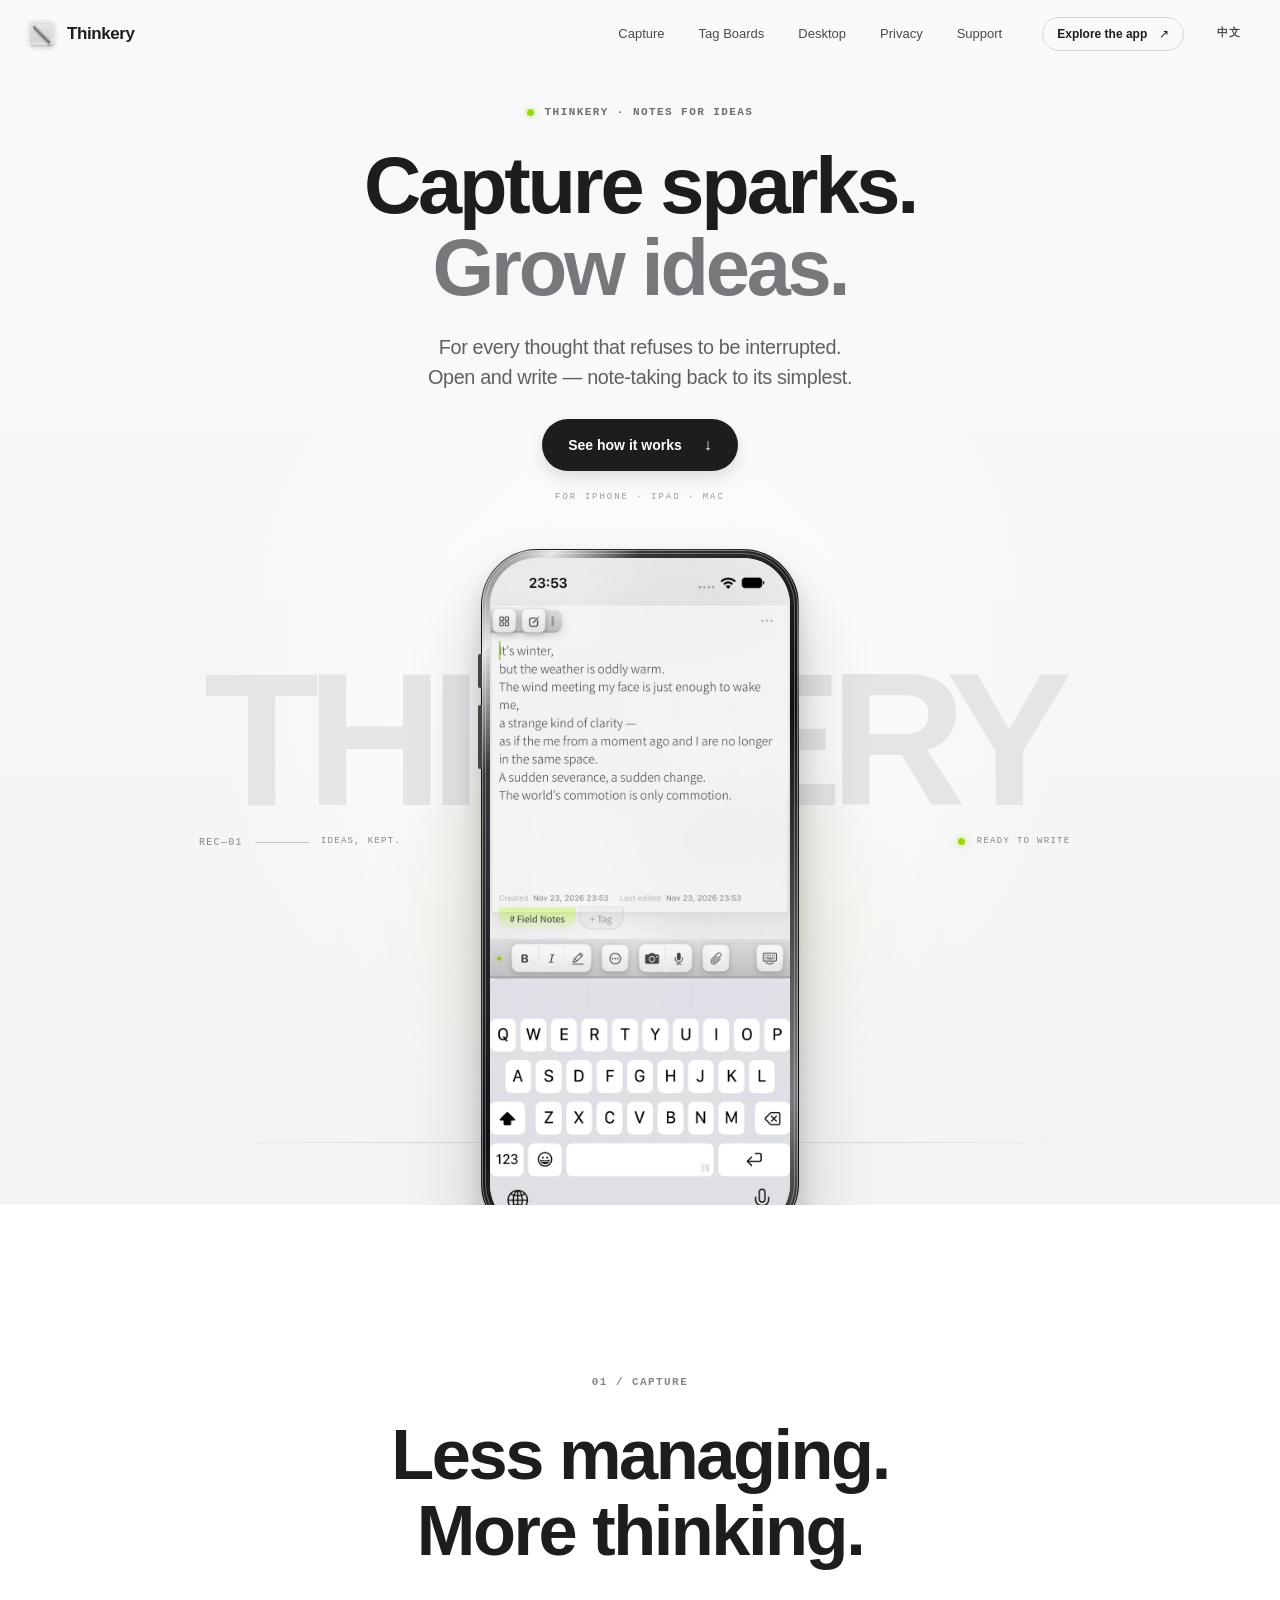
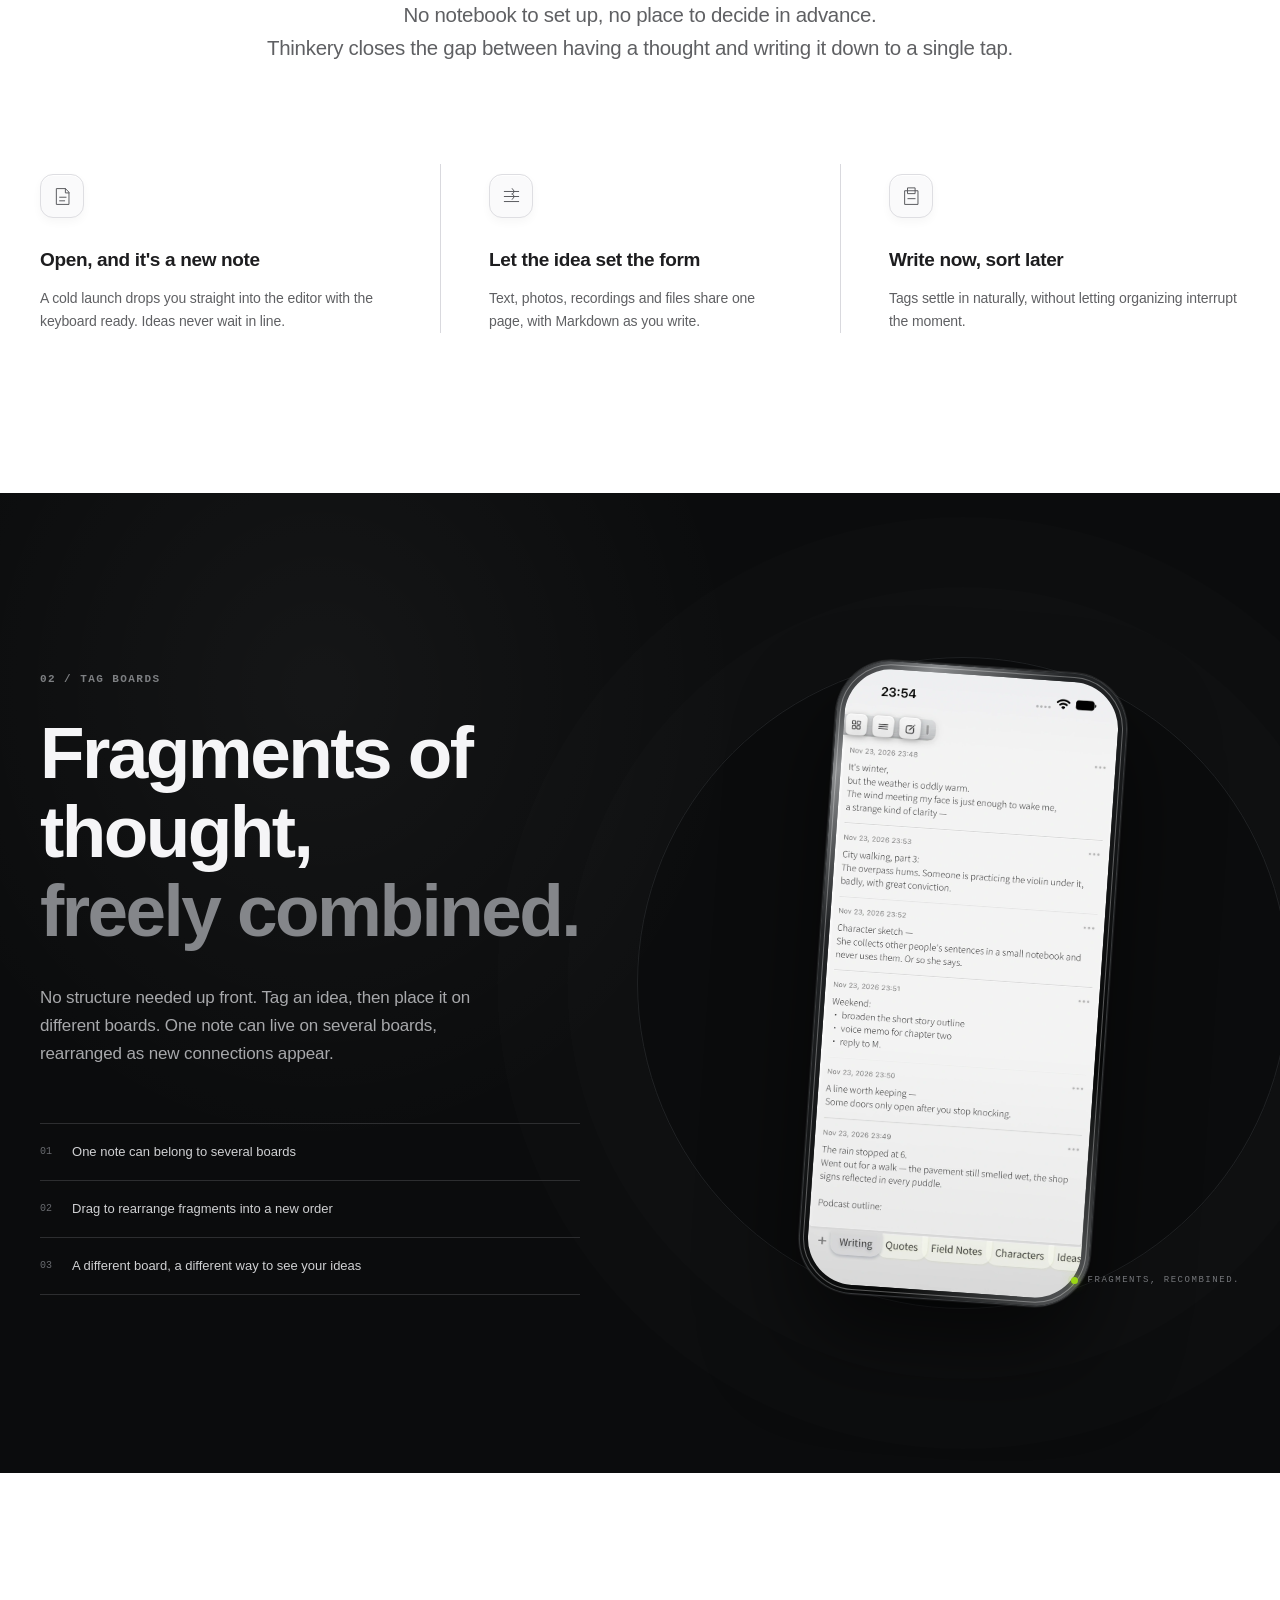
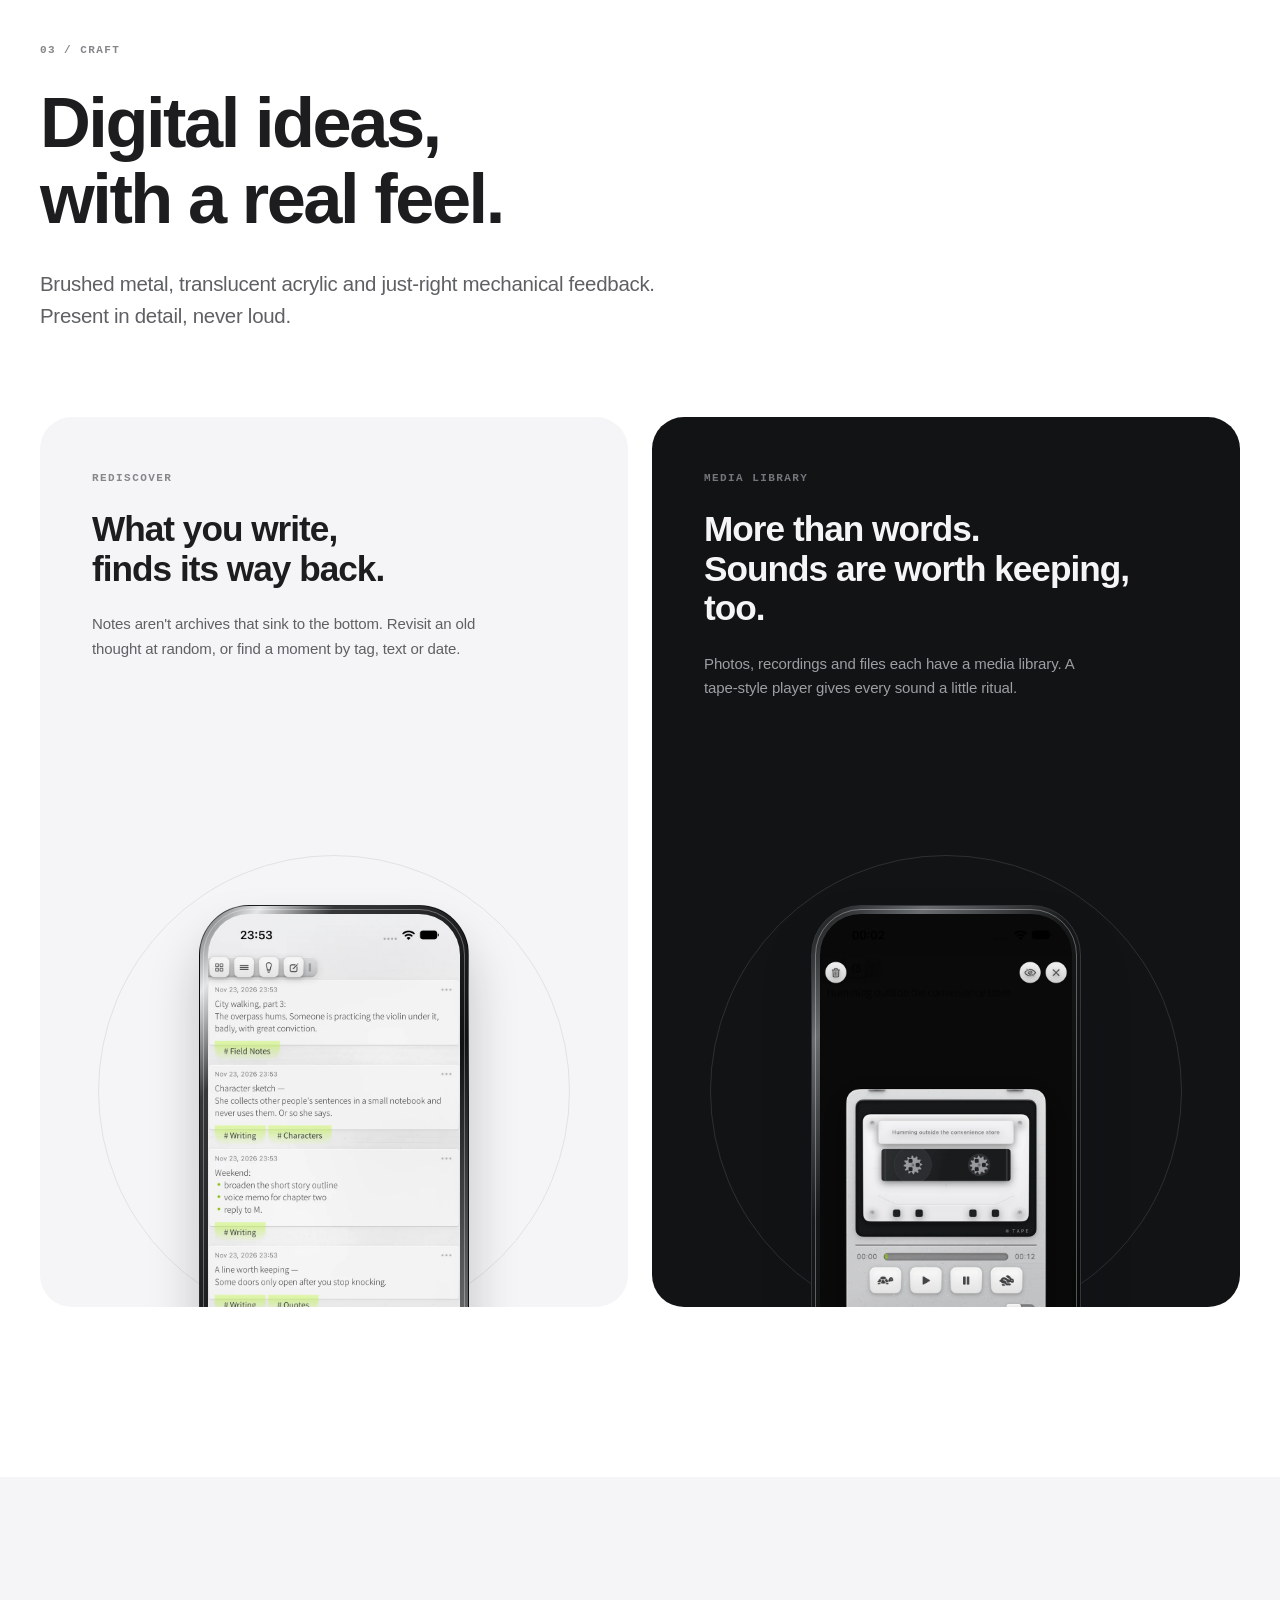
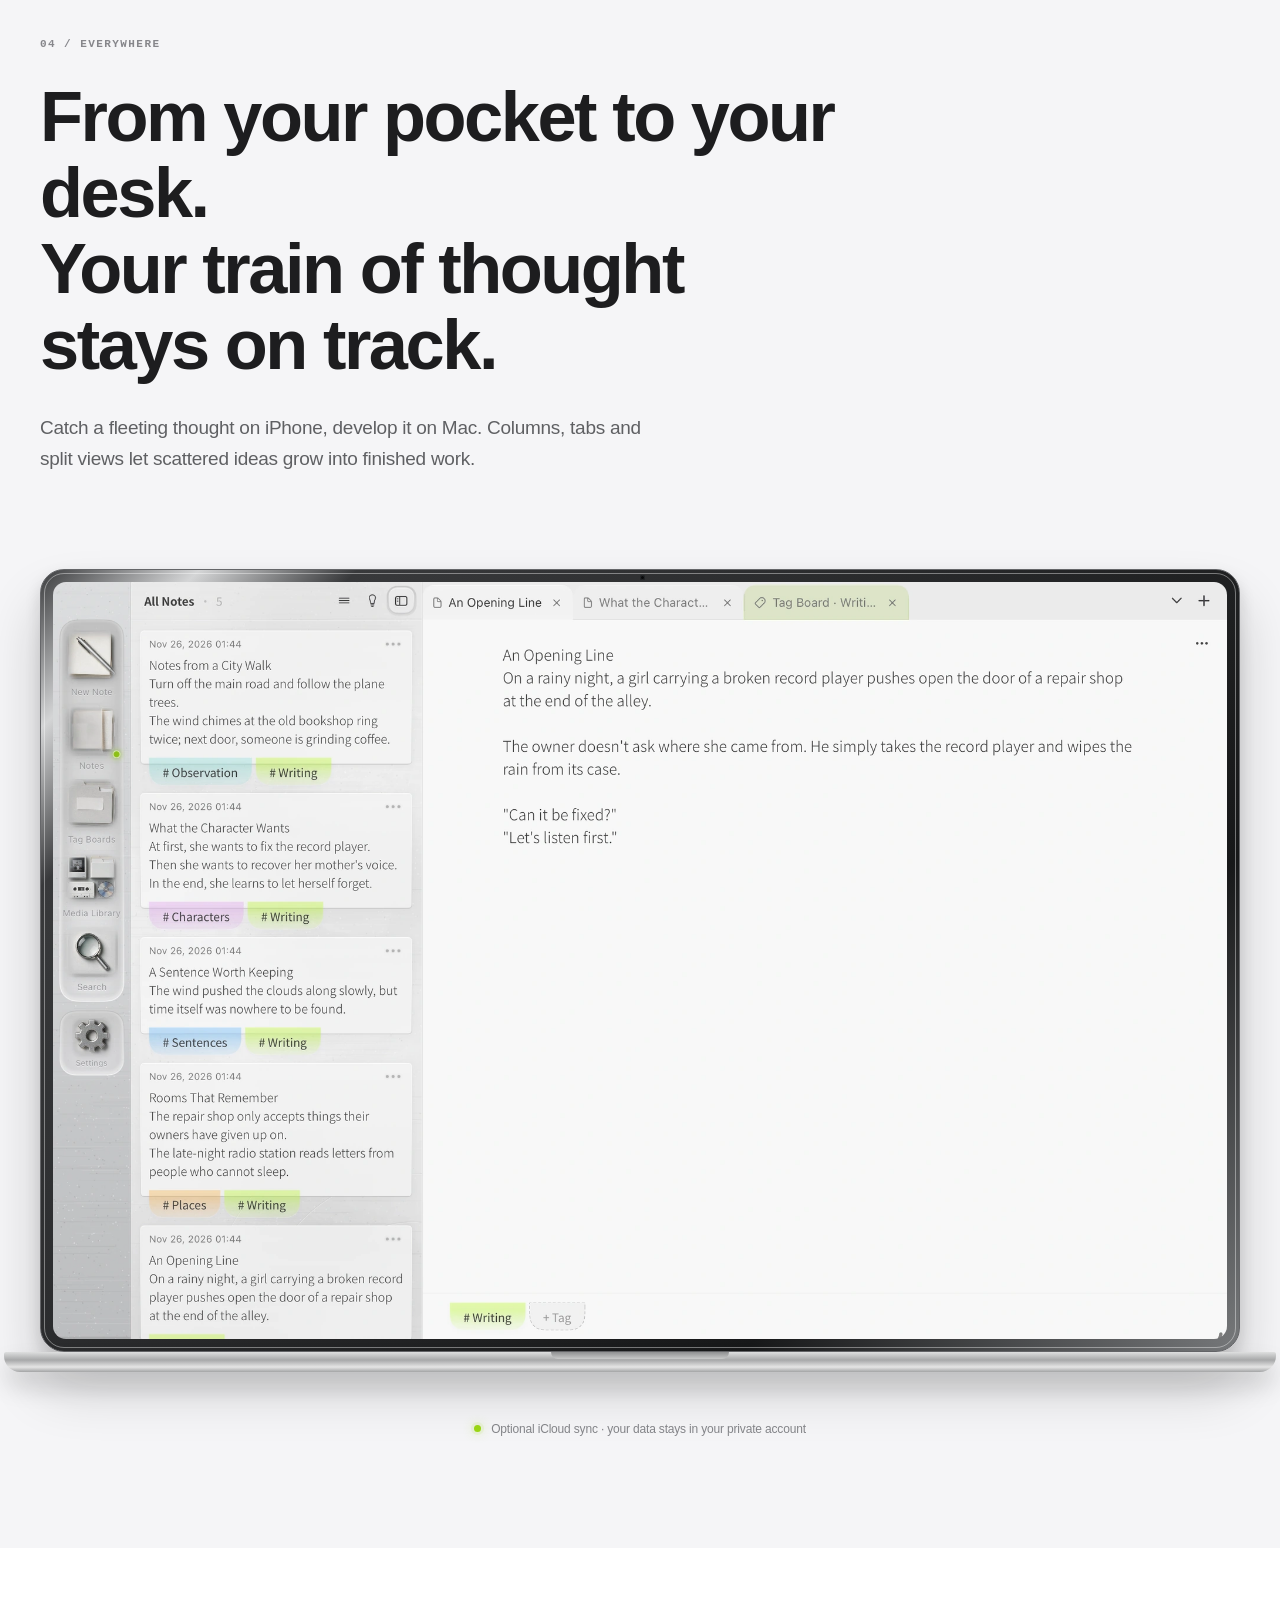
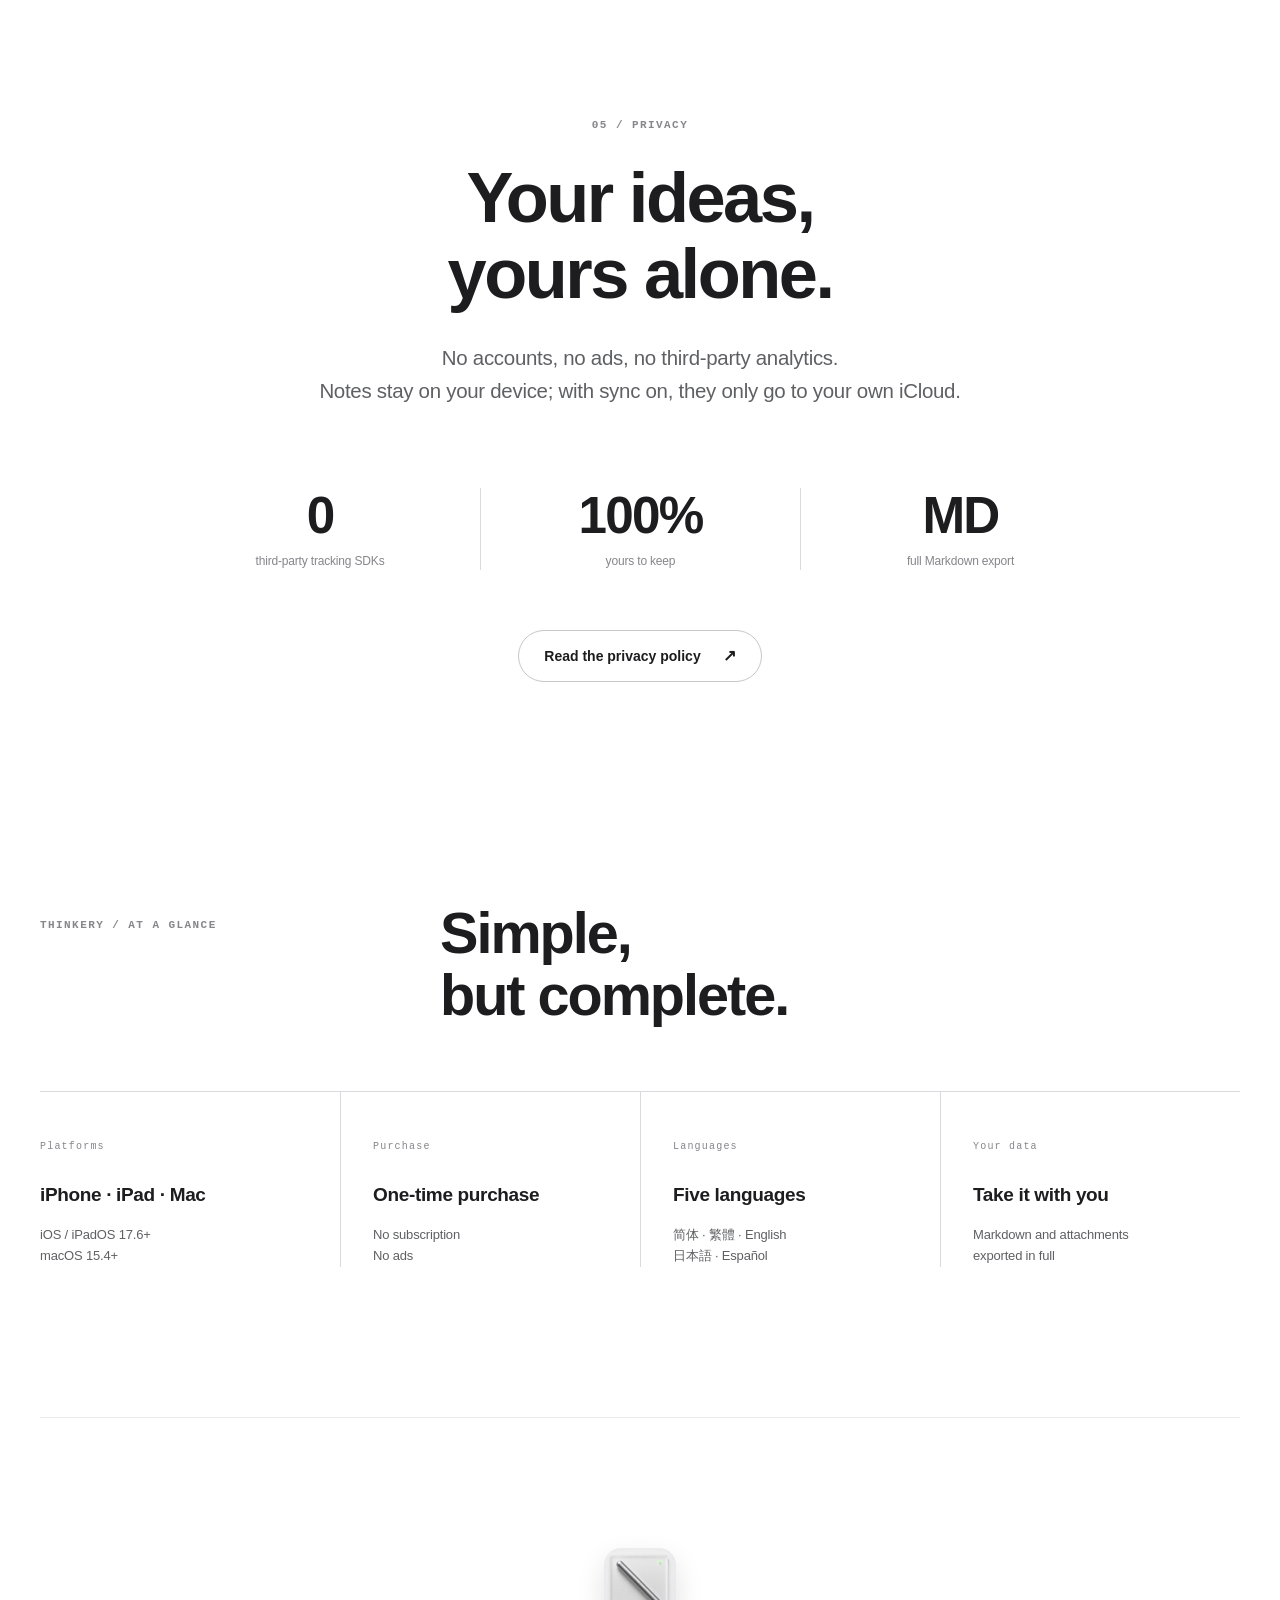
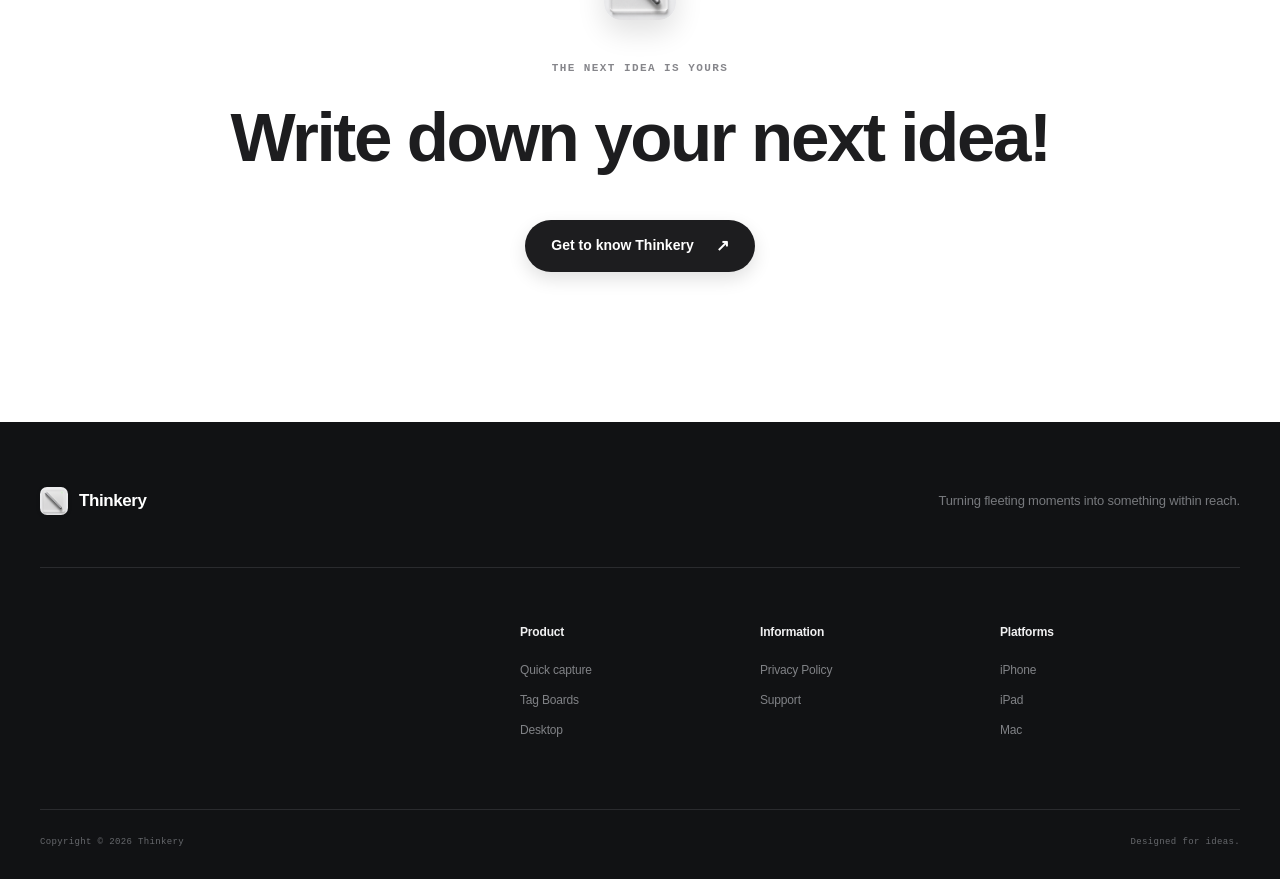
<file: index.html>
<!DOCTYPE html>
<html lang="en">
<head>
  <meta charset="utf-8">
  <script>
    /* Pre-paint default: English, unless ?lang=zh or a saved Chinese choice. */
    (function () {
      var d = document.documentElement, q = null, s = null;
      try { q = new URLSearchParams(location.search).get("lang"); } catch (e) {}
      try { s = localStorage.getItem("thinkery-site-lang"); } catch (e) {}
      var lang = (q === "zh" || q === "en") ? q : (s === "zh" || s === "en" ? s : "en");
      d.lang = lang === "zh" ? "zh-Hans" : "en";
      d.classList.add("js");
      if (lang === "zh") {
        d.classList.add("lang-pending");
        setTimeout(function () { d.classList.remove("lang-pending"); }, 1200);
      }
    })();
  </script>
  <meta name="viewport" content="width=device-width, initial-scale=1">
  <meta name="theme-color" content="#f5f5f7">
  <title data-i18n="Thinkery 灵感工坊 — 灵感一闪，落笔安放|Thinkery — An idea, quietly kept">Thinkery — An idea, quietly kept</title>
  <meta name="description" data-i18n-meta="Thinkery 是一款为灵感而生的笔记 App。打开即写、轻松整理、随时回顾，在 iPhone、iPad 与 Mac 上，让每个想法都有自己的位置。|Thinkery is a notes app made for ideas. Open and write, organize without effort, revisit any time — on iPhone, iPad and Mac, every thought has its place." content="Thinkery is a notes app made for ideas. Open and write, organize without effort, revisit any time — on iPhone, iPad and Mac, every thought has its place.">
  <link rel="stylesheet" href="style.css">
  <link rel="icon" type="image/png" href="assets/app-icon.png">
  <script src="script.js" defer></script>
</head>
<body class="home-page">
  <a class="skip-link" href="#main" data-i18n="跳到主要内容|Skip to content">Skip to content</a>

  <header class="site-header" data-header>
    <div class="nav-shell">
      <a class="site-brand" href="index.html" data-i18n-aria="Thinkery 首页|Thinkery home" aria-label="Thinkery home">
        <img src="assets/app-icon.png" alt="" width="28" height="28">
        <span>Thinkery</span>
      </a>
      <nav class="site-nav" data-nav data-i18n-aria="主要导航|Main navigation" aria-label="Main navigation">
        <a href="#capture" data-i18n="记录|Capture">Capture</a>
        <a href="#tags" data-i18n="标签板|Tag Boards">Tag Boards</a>
        <a href="#desktop" data-i18n="桌面端|Desktop">Desktop</a>
        <a href="#privacy" data-i18n="隐私|Privacy">Privacy</a>
        <a href="support.html" data-i18n="支持|Support">Support</a>
      </nav>
      <a class="nav-action" href="#details"><span data-i18n="了解产品|Explore the app">Explore the app</span> <span aria-hidden="true">↗</span></a>
      <button class="lang-switch" type="button" data-lang-switch data-i18n="EN|中文" data-i18n-aria="切换到英文|Switch to Chinese" aria-label="Switch to Chinese">中文</button>
      <button class="menu-toggle" type="button" data-i18n-aria="打开导航|Open menu" aria-label="Open menu" aria-expanded="false" data-menu-toggle>
        <span></span><span></span>
      </button>
    </div>
  </header>

  <main id="main">
    <section class="hero" aria-labelledby="hero-title">
      <div class="hero-copy">
        <p class="product-kicker"><span class="status-light"></span> <span data-i18n="THINKERY · 灵感工坊|THINKERY · NOTES FOR IDEAS">THINKERY · NOTES FOR IDEAS</span></p>
        <h1 id="hero-title"><span data-i18n="灵感一闪。|Capture sparks.">Capture sparks.</span><br><span class="soft" data-i18n="落笔，安放。|Grow ideas.">Grow ideas.</span></h1>
        <p class="hero-lead"><span data-i18n="为每一个不想被打断的思路而生。|For every thought that refuses to be interrupted.">For every thought that refuses to be interrupted.</span><br><span data-i18n="打开即写，让记录回到最简单的一步。|Open and write — note-taking back to its simplest.">Open and write — note-taking back to its simplest.</span></p>
        <div class="hero-actions">
          <a class="button button-dark" href="#capture"><span data-i18n="看看它如何工作|See how it works">See how it works</span> <span aria-hidden="true">↓</span></a>
        </div>
        <p class="platform-note">FOR IPHONE · IPAD · MAC</p>
      </div>

      <div class="hero-stage" data-i18n-aria="Thinkery iPhone 产品界面|Thinkery on iPhone" aria-label="Thinkery on iPhone">
        <div class="hero-wordmark" aria-hidden="true">THINKERY</div>
        <div class="stage-glow" aria-hidden="true"></div>
        <div class="instrument-note instrument-note-left" aria-hidden="true">
          <span>REC—01</span><i></i><small>IDEAS, KEPT.</small>
        </div>
        <div class="instrument-note instrument-note-right" aria-hidden="true">
          <span class="status-light"></span><small>READY TO WRITE</small>
        </div>
        <div class="phone phone-hero" data-tilt>
          <span class="phone-button phone-button-action" aria-hidden="true"></span>
          <span class="phone-button phone-button-volume" aria-hidden="true"></span>
          <div class="phone-screen">
            <img data-i18n-src="assets/screen-editor.webp|assets/screen-editor-en.webp" src="assets/screen-editor-en.webp" data-i18n-alt="Thinkery 打开即进入编辑状态，文字、标签与格式工具都在同一篇笔记中|Thinkery opens straight into the editor — text, tags and formatting tools in one note" alt="Thinkery opens straight into the editor — text, tags and formatting tools in one note" width="750" height="1630" fetchpriority="high">
          </div>
        </div>
        <div class="stage-baseline" aria-hidden="true"><span></span><i></i><span></span></div>
      </div>
    </section>

    <section class="manifesto section-shell" id="capture" data-reveal>
      <p class="section-index">01 / CAPTURE</p>
      <h2><span data-i18n="少一点管理。|Less managing.">Less managing.</span><br><span data-i18n="多一点想法。|More thinking.">More thinking.</span></h2>
      <p class="section-lead"><span data-i18n="不必先建笔记本，也不必先想好放在哪里。|No notebook to set up, no place to decide in advance.">No notebook to set up, no place to decide in advance.</span><br><span data-i18n="Thinkery 把「想到」与「记下」之间，压缩成一次打开。|Thinkery closes the gap between having a thought and writing it down to a single tap.">Thinkery closes the gap between having a thought and writing it down to a single tap.</span></p>
      <div class="principles">
        <article>
          <span class="principle-icon" aria-hidden="true">
            <svg viewBox="0 0 32 32"><path d="M8 5h12l5 5v17H8z"/><path d="M20 5v6h5M12 17h9M12 22h7"/></svg>
          </span>
          <h3 data-i18n="打开，就是新的一篇|Open, and it's a new note">Open, and it's a new note</h3>
          <p data-i18n="冷启动直接进入编辑，键盘同时就绪。灵感不用排队。|A cold launch drops you straight into the editor with the keyboard ready. Ideas never wait in line.">A cold launch drops you straight into the editor with the keyboard ready. Ideas never wait in line.</p>
        </article>
        <article>
          <span class="principle-icon" aria-hidden="true">
            <svg viewBox="0 0 32 32"><path d="M6 9h20M6 16h20M6 23h20"/><path d="m17 5 3 4-3 4M17 12l3 4-3 4"/></svg>
          </span>
          <h3 data-i18n="形式，跟着想法走|Let the idea set the form">Let the idea set the form</h3>
          <p data-i18n="文字、图片、录音与文件共处一页，Markdown 边写边显。|Text, photos, recordings and files share one page, with Markdown as you write.">Text, photos, recordings and files share one page, with Markdown as you write.</p>
        </article>
        <article>
          <span class="principle-icon" aria-hidden="true">
            <svg viewBox="0 0 32 32"><path d="M7 8h18v19H7z"/><path d="M11 4h10v8H11zM11 19h10"/></svg>
          </span>
          <h3 data-i18n="现在写下，以后再整理|Write now, sort later">Write now, sort later</h3>
          <p data-i18n="标签自然沉淀，不让分类打断此刻的思路。|Tags settle in naturally, without letting organizing interrupt the moment.">Tags settle in naturally, without letting organizing interrupt the moment.</p>
        </article>
      </div>
    </section>

    <section class="rediscover" id="tags">
      <div class="rediscover-inner section-shell">
        <div class="rediscover-copy" data-reveal>
          <p class="section-index section-index-dark">02 / TAG BOARDS</p>
          <h2><span data-i18n="零碎的想法，|Fragments of thought,">Fragments of thought,</span><br><span class="soft" data-i18n="自由组合。|freely combined.">freely combined.</span></h2>
          <p data-i18n="不必一开始就想好结构。给灵感贴上标签，再把它放进不同的标签板；同一篇笔记可以出现在多个板里，随新的思路重新排列、组合。|No structure needed up front. Tag an idea, then place it on different boards. One note can live on several boards, rearranged as new connections appear.">No structure needed up front. Tag an idea, then place it on different boards. One note can live on several boards, rearranged as new connections appear.</p>
          <ul class="feature-list feature-list-dark">
            <li><span class="num">01</span><span data-i18n="一篇笔记，可以同时属于多个标签板|One note can belong to several boards">One note can belong to several boards</span></li>
            <li><span class="num">02</span><span data-i18n="拖动整理，把零散片段排成新的顺序|Drag to rearrange fragments into a new order">Drag to rearrange fragments into a new order</span></li>
            <li><span class="num">03</span><span data-i18n="换个标签板，就换一种看待想法的方式|A different board, a different way to see your ideas">A different board, a different way to see your ideas</span></li>
          </ul>
        </div>
        <div class="rediscover-device" data-reveal>
          <div class="orbit-copy" aria-hidden="true">TAG · CONNECT · RECOMBINE · TAG · CONNECT · RECOMBINE ·</div>
          <div class="phone phone-dark">
            <div class="phone-screen">
              <img data-i18n-src="assets/screen-tags.webp|assets/screen-tags-en.webp" src="assets/screen-tags-en.webp" data-i18n-alt="Thinkery 标签板将同一组零碎笔记按不同主题自由组织|Thinkery tag boards freely organize the same fragments under different themes" alt="Thinkery tag boards freely organize the same fragments under different themes" width="750" height="1631" loading="lazy">
            </div>
          </div>
          <div class="device-caption" aria-hidden="true"><span class="status-light"></span> FRAGMENTS, RECOMBINED.</div>
        </div>
      </div>
    </section>

    <section class="craft section-shell" id="design">
      <div class="section-heading" data-reveal>
        <p class="section-index">03 / CRAFT</p>
        <h2><span data-i18n="数字灵感，|Digital ideas,">Digital ideas,</span><br><span data-i18n="也有真实的触感。|with a real feel.">with a real feel.</span></h2>
        <p class="section-lead"><span data-i18n="拉丝金属、半透明亚克力与恰到好处的机械反馈。|Brushed metal, translucent acrylic and just-right mechanical feedback.">Brushed metal, translucent acrylic and just-right mechanical feedback.</span><br><span data-i18n="细节存在，却不喧哗。|Present in detail, never loud.">Present in detail, never loud.</span></p>
      </div>

      <div class="craft-grid">
        <article class="craft-card craft-card-tags" data-reveal>
          <div class="craft-card-copy">
            <p class="micro-label">REDISCOVER</p>
            <h3><span data-i18n="写下的，|What you write,">What you write,</span><br><span data-i18n="还会再次找到你。|finds its way back.">finds its way back.</span></h3>
            <p data-i18n="笔记不是写完就沉底的档案。随机回顾一条旧灵感，也可以按标签、文字和日期，回到某一个时刻。|Notes aren't archives that sink to the bottom. Revisit an old thought at random, or find a moment by tag, text or date.">Notes aren't archives that sink to the bottom. Revisit an old thought at random, or find a moment by tag, text or date.</p>
          </div>
          <div class="card-phone-wrap">
            <div class="phone phone-small">
              <div class="phone-screen"><img data-i18n-src="assets/screen-notes.webp|assets/screen-notes-en.webp" src="assets/screen-notes-en.webp" data-i18n-alt="Thinkery 笔记浏览与回顾界面，生活记录、创作提纲与短句按标签清晰排列|Thinkery notes browsing — daily records, outlines and short lines organized by tag" alt="Thinkery notes browsing — daily records, outlines and short lines organized by tag" width="750" height="1631" loading="lazy"></div>
            </div>
          </div>
        </article>

        <article class="craft-card craft-card-media" data-reveal>
          <div class="craft-card-copy">
            <p class="micro-label">MEDIA LIBRARY</p>
            <h3><span data-i18n="不止文字。|More than words.">More than words.</span><br><span data-i18n="声音也值得珍藏。|Sounds are worth keeping, too.">Sounds are worth keeping, too.</span></h3>
            <p data-i18n="图片、录音与文件都有自己的媒体库。磁带式播放器，让每段声音都带一点仪式感。|Photos, recordings and files each have a media library. A tape-style player gives every sound a little ritual.">Photos, recordings and files each have a media library. A tape-style player gives every sound a little ritual.</p>
          </div>
          <div class="card-phone-wrap card-phone-wrap-media">
            <div class="phone phone-small phone-small-dark">
              <div class="phone-screen"><img data-i18n-src="assets/screen-cassette.webp|assets/screen-cassette-en.webp" src="assets/screen-cassette-en.webp" data-i18n-alt="Thinkery 以复古磁带机播放笔记中的录音|Thinkery plays a note's recording on a retro cassette deck" alt="Thinkery plays a note's recording on a retro cassette deck" width="750" height="1626" loading="lazy"></div>
            </div>
          </div>
        </article>
      </div>
    </section>

    <section class="desktop-feature" id="desktop" aria-labelledby="desktop-title">
      <div class="section-shell">
        <div class="desktop-heading" data-reveal>
          <p class="section-index">04 / EVERYWHERE</p>
          <h2 id="desktop-title"><span data-i18n="从口袋，到桌面。|From your pocket to your desk.">From your pocket to your desk.</span><br><span data-i18n="思路不必换轨。|Your train of thought stays on track.">Your train of thought stays on track.</span></h2>
          <p data-i18n="在 iPhone 上接住一闪而过，在 Mac 上继续展开。多栏、多标签与分屏，让零散想法慢慢长成完整作品。|Catch a fleeting thought on iPhone, develop it on Mac. Columns, tabs and split views let scattered ideas grow into finished work.">Catch a fleeting thought on iPhone, develop it on Mac. Columns, tabs and split views let scattered ideas grow into finished work.</p>
        </div>

        <div class="mac-scene" data-reveal data-i18n-aria="Thinkery Mac 桌面版样机|Thinkery desktop on Mac" aria-label="Thinkery desktop on Mac">
          <div class="macbook">
            <div class="macbook-lid">
              <div class="mac-camera" aria-hidden="true"></div>
              <div class="desktop-ui">
                <img class="desktop-screenshot" data-i18n-src="assets/screen-desktop.webp|assets/screen-desktop-en.webp" src="assets/screen-desktop-en.webp" data-i18n-alt="最新 Thinkery 桌面版，以笔记列表与多标签编辑区同时展开示例笔记|The latest Thinkery desktop, with a note list and a multi-tab editor side by side" alt="The latest Thinkery desktop, with a note list and a multi-tab editor side by side" width="2000" height="1289" loading="lazy">
              </div>
            </div>
            <div class="macbook-base" aria-hidden="true"><span></span></div>
          </div>
          <p class="sync-caption"><span class="status-light"></span> <span data-i18n="可选的 iCloud 同步 · 数据保存在你的私人账户中|Optional iCloud sync · your data stays in your private account">Optional iCloud sync · your data stays in your private account</span></p>
        </div>
      </div>
    </section>

    <section class="privacy-feature" id="privacy">
      <div class="privacy-inner section-shell" data-reveal>
        <p class="section-index">05 / PRIVACY</p>
        <h2><span data-i18n="你的灵感，|Your ideas,">Your ideas,</span><br><span data-i18n="只属于你。|yours alone.">yours alone.</span></h2>
        <p class="section-lead"><span data-i18n="没有账号，没有广告，没有第三方统计。|No accounts, no ads, no third-party analytics.">No accounts, no ads, no third-party analytics.</span><br><span data-i18n="笔记默认留在本机；开启同步后，也只进入你自己的 iCloud。|Notes stay on your device; with sync on, they only go to your own iCloud.">Notes stay on your device; with sync on, they only go to your own iCloud.</span></p>
        <div class="privacy-points">
          <div><strong>0</strong><span data-i18n="第三方追踪 SDK|third-party tracking SDKs">third-party tracking SDKs</span></div>
          <div><strong>100%</strong><span data-i18n="内容归你所有|yours to keep">yours to keep</span></div>
          <div><strong>MD</strong><span data-i18n="完整 Markdown 导出|full Markdown export">full Markdown export</span></div>
        </div>
        <a class="button button-outline" href="privacy.html"><span data-i18n="阅读隐私政策|Read the privacy policy">Read the privacy policy</span> <span aria-hidden="true">↗</span></a>
      </div>
    </section>

    <section class="product-details section-shell" id="details">
      <div class="details-heading" data-reveal>
        <p class="section-index">THINKERY / AT A GLANCE</p>
        <h2><span data-i18n="简单，|Simple,">Simple,</span><br><span data-i18n="但足够完整。|but complete.">but complete.</span></h2>
      </div>
      <div class="details-grid" data-reveal>
        <article><span data-i18n="平台|Platforms">Platforms</span><h3>iPhone · iPad · Mac</h3><p>iOS / iPadOS 17.6+<br>macOS 15.4+</p></article>
        <article><span data-i18n="购买|Purchase">Purchase</span><h3 data-i18n="一次买断|One-time purchase">One-time purchase</h3><p data-i18n="无订阅|No subscription">No subscription</p><p data-i18n="无广告|No ads">No ads</p></article>
        <article><span data-i18n="语言|Languages">Languages</span><h3 data-i18n="五种语言|Five languages">Five languages</h3><p>简体 · 繁體 · English<br>日本語 · Español</p></article>
        <article><span data-i18n="数据|Your data">Your data</span><h3 data-i18n="自由带走|Take it with you">Take it with you</h3><p data-i18n="Markdown 与附件|Markdown and attachments">Markdown and attachments</p><p data-i18n="完整导出|exported in full">exported in full</p></article>
      </div>
    </section>

    <section class="closing section-shell" data-reveal>
      <div class="closing-mark"><img src="assets/app-icon.png" alt="" width="72" height="72" loading="lazy"></div>
      <p class="micro-label">THE NEXT IDEA IS YOURS</p>
      <h2><span data-i18n="快记下你的|Write down your">Write down your</span><span class="space-en" aria-hidden="true"> </span><br class="mobile-break"><span data-i18n="灵感吧！|next idea!">next idea!</span></h2>
      <a class="button button-dark" href="support.html"><span data-i18n="认识 Thinkery|Get to know Thinkery">Get to know Thinkery</span> <span aria-hidden="true">↗</span></a>
    </section>
  </main>

  <footer class="site-footer">
    <div class="footer-shell">
      <div class="footer-top">
        <a class="site-brand" href="index.html"><img src="assets/app-icon.png" alt="" width="28" height="28"><span>Thinkery</span></a>
        <p data-i18n="把转瞬即逝，变成触手可及。|Turning fleeting moments into something within reach.">Turning fleeting moments into something within reach.</p>
      </div>
      <div class="footer-links">
        <div><strong data-i18n="产品|Product">Product</strong><a href="#capture" data-i18n="快速记录|Quick capture">Quick capture</a><a href="#tags" data-i18n="标签板|Tag Boards">Tag Boards</a><a href="#desktop" data-i18n="桌面端|Desktop">Desktop</a></div>
        <div><strong data-i18n="信息|Information">Information</strong><a href="privacy.html" data-i18n="隐私政策|Privacy Policy">Privacy Policy</a><a href="support.html" data-i18n="使用支持|Support">Support</a></div>
        <div><strong data-i18n="平台|Platforms">Platforms</strong><span>iPhone</span><span>iPad</span><span>Mac</span></div>
      </div>
      <div class="footer-bottom">
        <span>Copyright © 2026 Thinkery</span>
        <span>Designed for ideas.</span>
      </div>
    </div>
  </footer>
</body>
</html>
</file>
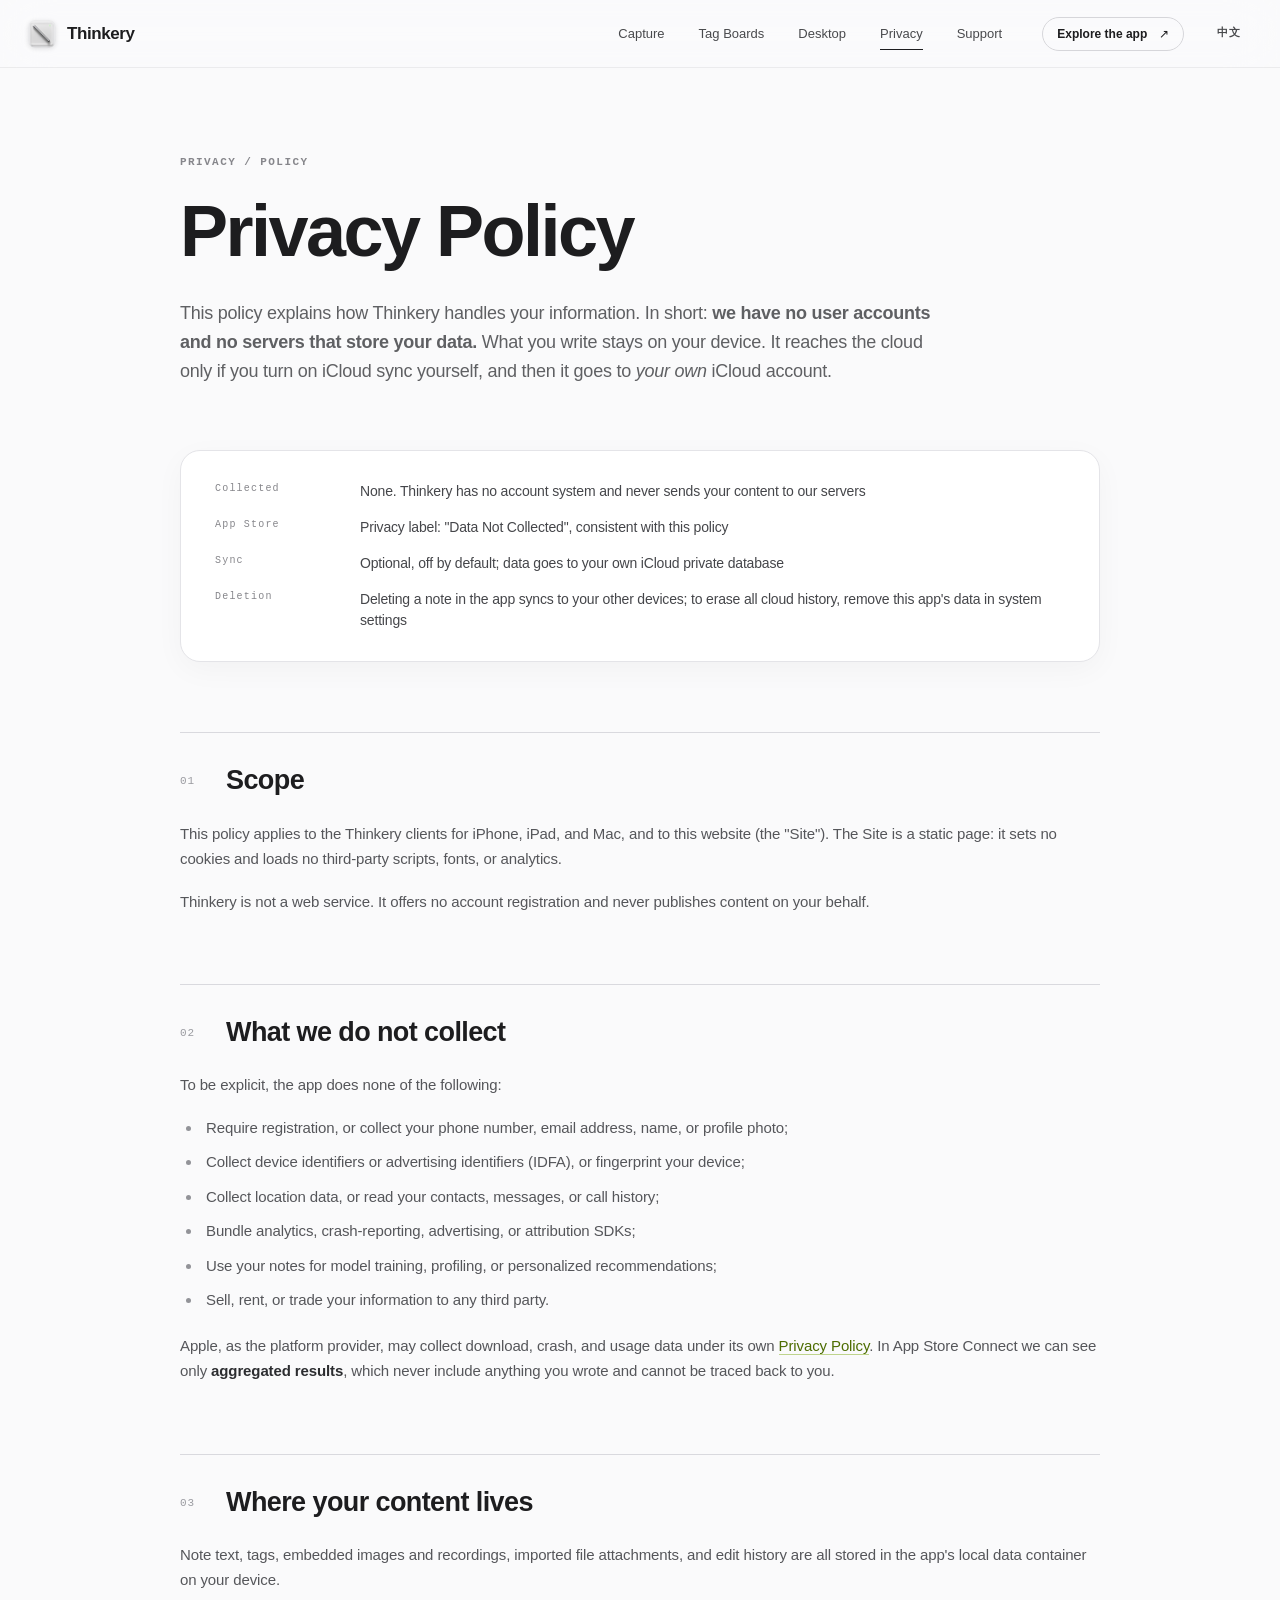
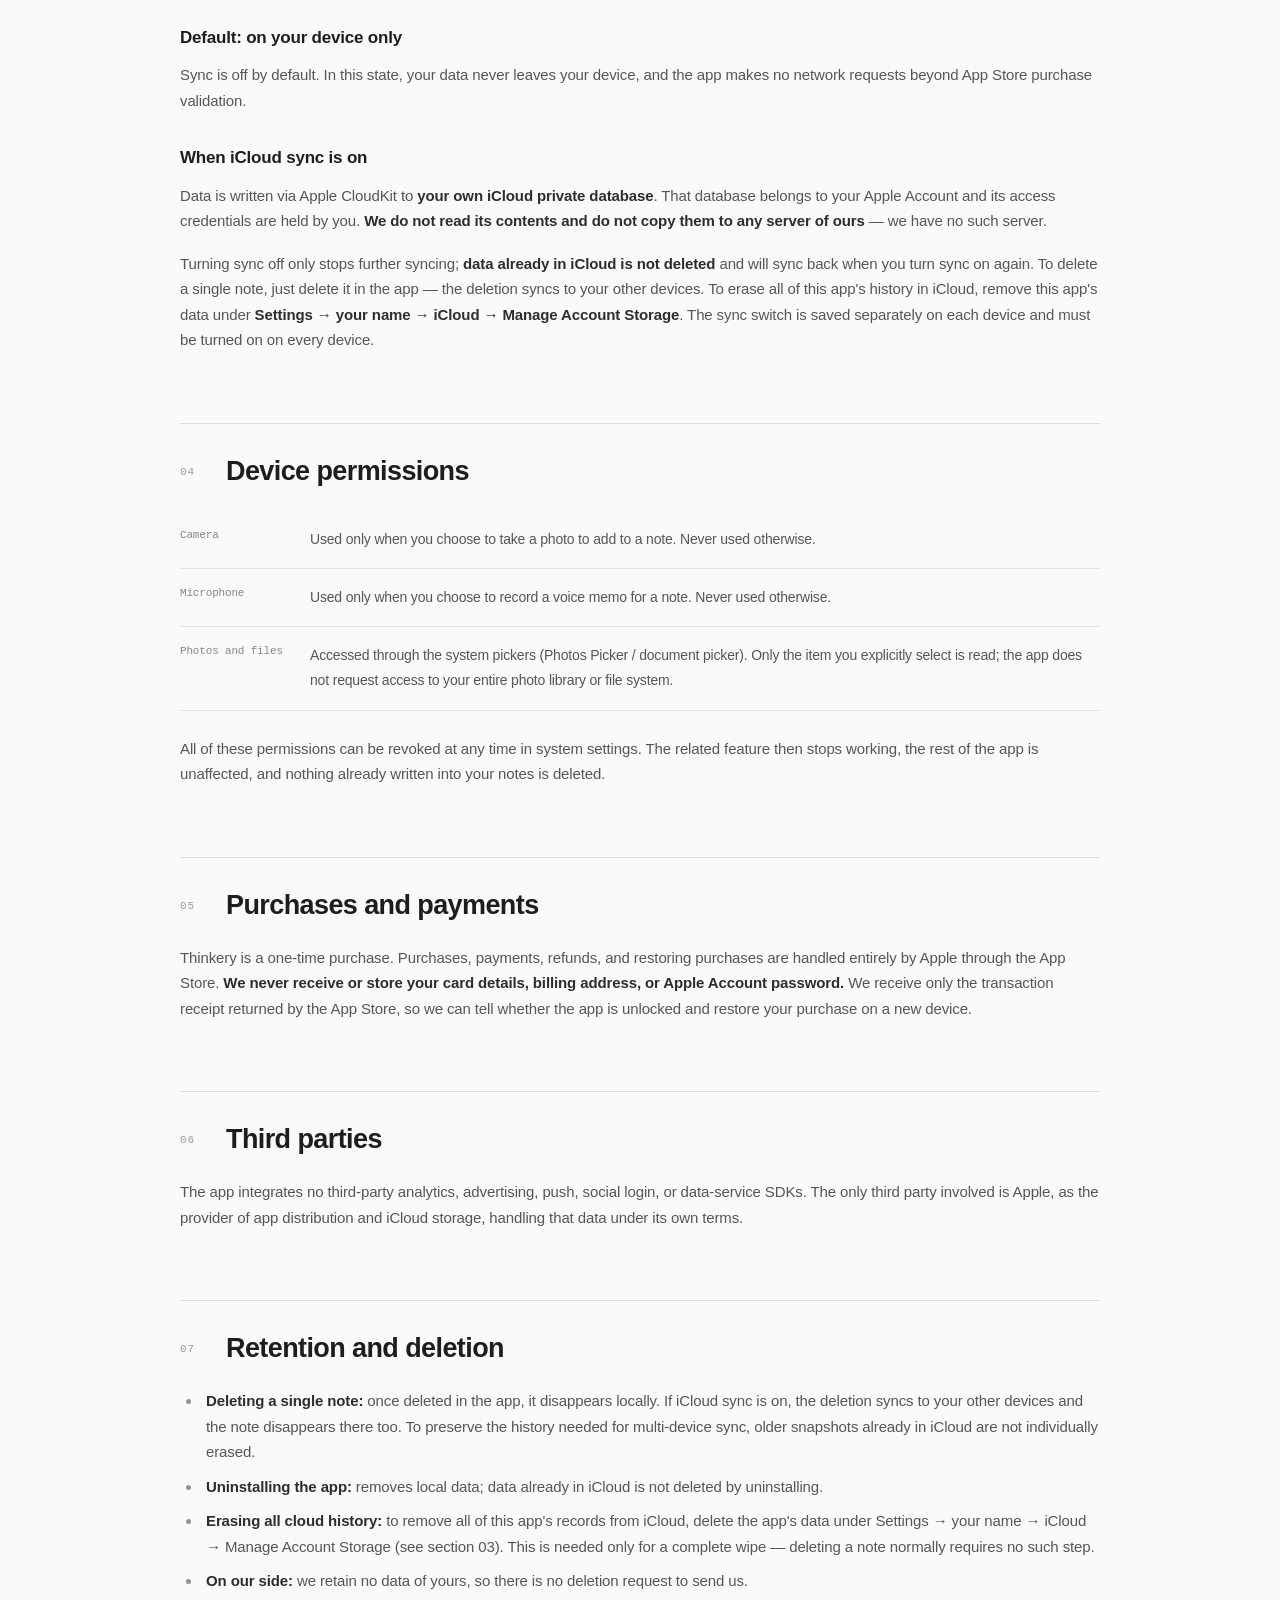
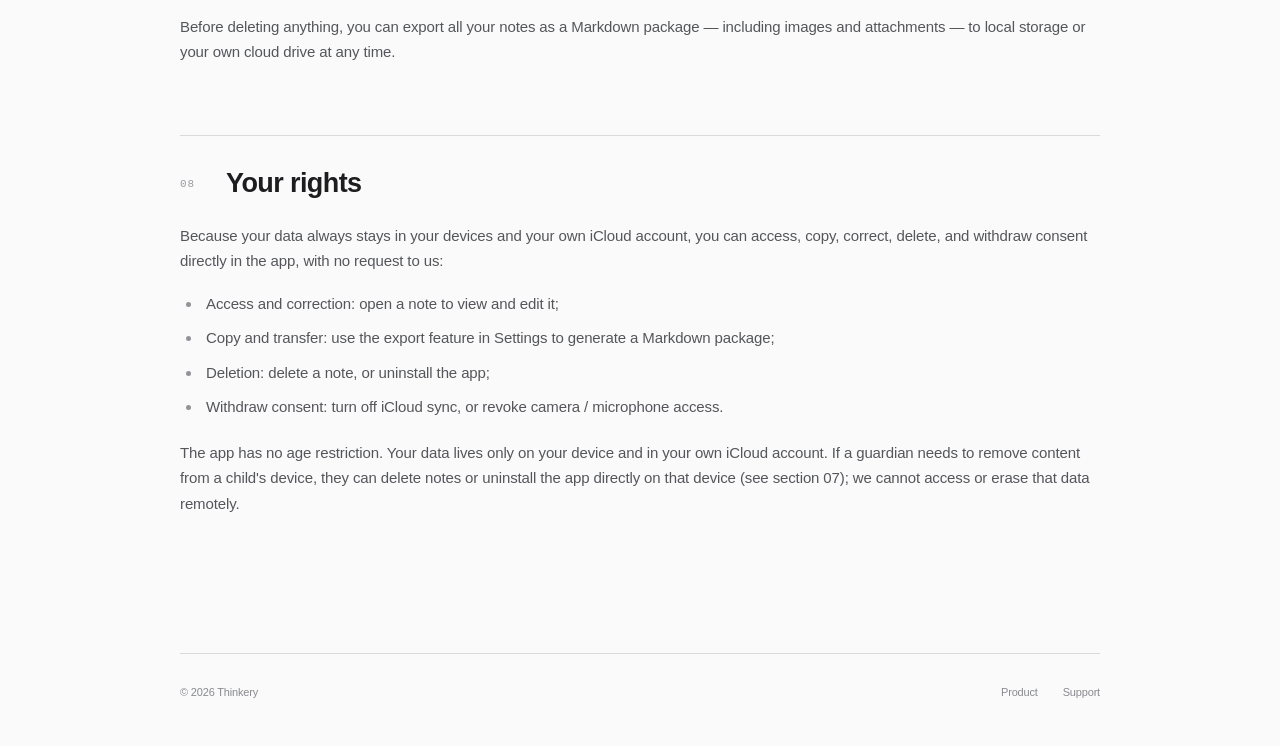
<file: privacy.html>
<!DOCTYPE html>
<html lang="en">
<head>
<meta charset="utf-8">
  <script>
    /* Pre-paint default: English, unless ?lang=zh or a saved Chinese choice. */
    (function () {
      var d = document.documentElement, q = null, s = null;
      try { q = new URLSearchParams(location.search).get("lang"); } catch (e) {}
      try { s = localStorage.getItem("thinkery-site-lang"); } catch (e) {}
      var lang = (q === "zh" || q === "en") ? q : (s === "zh" || s === "en" ? s : "en");
      d.lang = lang === "zh" ? "zh-Hans" : "en";
      d.classList.add("js");
      if (lang === "zh") {
        d.classList.add("lang-pending");
        setTimeout(function () { d.classList.remove("lang-pending"); }, 1200);
      }
    })();
  </script>
<meta name="viewport" content="width=device-width, initial-scale=1">
<title data-i18n="隐私政策 — Thinkery 灵感工坊|Privacy Policy — Thinkery">Privacy Policy — Thinkery</title>
<meta name="description" data-i18n-meta="Thinkery（灵感工坊）隐私政策：无账号、无服务器、无第三方统计与广告 SDK。笔记默认存在本机，开启同步后存入你本人的 iCloud 私有数据库。|Thinkery privacy policy: no accounts, no servers, no third-party analytics or ad SDKs. Notes stay on your device and sync only to your own iCloud private database." content="Thinkery privacy policy: no accounts, no servers, no third-party analytics or ad SDKs. Notes stay on your device and sync only to your own iCloud private database.">
<link rel="stylesheet" href="style.css">
<link rel="icon" type="image/png" href="assets/app-icon.png">
<script src="script.js" defer></script>
</head>
<body class="legal-page" data-page="privacy">
  <a class="skip-link" href="#main" data-i18n="跳到主要内容|Skip to content">Skip to content</a>
  <header class="site-header" data-header>
    <div class="nav-shell">
      <a class="site-brand" href="index.html"><img src="assets/app-icon.png" alt="" width="28" height="28"><span>Thinkery</span></a>
      <nav class="site-nav" aria-label="Main navigation" data-nav data-i18n-aria="主要导航|Main navigation">
        <a href="index.html#capture" data-i18n="记录|Capture">Capture</a><a href="index.html#tags" data-i18n="标签板|Tag Boards">Tag Boards</a><a href="index.html#desktop" data-i18n="桌面端|Desktop">Desktop</a><a href="privacy.html" aria-current="page" data-i18n="隐私|Privacy">Privacy</a><a href="support.html" data-i18n="支持|Support">Support</a>
      </nav>
      <a class="nav-action" href="index.html#details"><span data-i18n="了解产品|Explore the app">Explore the app</span> <span aria-hidden="true">↗</span></a>
      <button class="lang-switch" type="button" data-lang-switch data-i18n="EN|中文" data-i18n-aria="切换到英文|Switch to Chinese" aria-label="Switch to Chinese">中文</button>
      <button class="menu-toggle" type="button" data-i18n-aria="打开导航|Open menu" aria-label="Open menu" aria-expanded="false" data-menu-toggle><span></span><span></span></button>
    </div>
  </header>

  <main class="legal-main" id="main">

    <!-- ================= 中文 ================= -->
    <div class="lang-panel" data-lang-panel="zh" lang="zh-Hans" hidden>
      <section class="legal-hero">
        <p class="section-index">PRIVACY / POLICY</p>
        <h1>隐私政策</h1>
        <p class="lead">这份政策说明 Thinkery（灵感工坊，以下称「本 App」）如何处理你的信息。一句话概括：<strong>我们没有你的账号，也没有存放你数据的服务器。</strong>你写下的内容留在你的设备上；只有当你自己打开 iCloud 同步时，它才会进入你本人的 iCloud 账户。</p>
      </section>

      <div class="legal-content">
        <div class="legal-card">
          <dl class="summary">
            <dt>收集</dt><dd>不收集。本 App 没有账号体系，不会把你的内容传到我们的服务器</dd>
            <dt>App Store</dt><dd>隐私标签标注为「未收集数据」，与本页所述一致</dd>
            <dt>同步</dt><dd>可选，默认关闭；数据进入你本人的 iCloud 私有数据库</dd>
            <dt>删除</dt><dd>App 内删除会同步到其他设备；如需连云端历史记录一起清除，可在系统设置中删除本 App 的 iCloud 数据</dd>
          </dl>
        </div>

        <h2><span class="num">01</span>适用范围</h2>
        <p>
          本政策适用于 Thinkery 在 iPhone、iPad 与 Mac 上的客户端，以及本网站（以下简称「本站」）。
          本站为纯静态页面，不设置 Cookie，不加载任何第三方脚本、字体或统计代码。
        </p>
        <p>
          本 App 不是网络服务，不提供账号注册，也不代表你向任何第三方发布内容。
        </p>

        <h2><span class="num">02</span>我们不收集哪些信息</h2>
        <p>为避免歧义，下面这些本 App 都不做：</p>
        <ul>
          <li>不要求注册，不收集手机号、邮箱、姓名、头像等身份信息；</li>
          <li>不收集设备标识符、广告标识符（IDFA），不做设备指纹；</li>
          <li>不收集位置信息，不读取通讯录、短信、通话记录；</li>
          <li>不内置统计分析、崩溃上报、广告或归因 SDK；</li>
          <li>不把你的笔记内容用于模型训练、画像或个性化推荐；</li>
          <li>不向任何第三方出售、出租或交换你的信息。</li>
        </ul>
        <p>
          Apple 作为平台方，可能按其<a href="https://www.apple.com/legal/privacy/" target="_blank" rel="noopener">《Apple 隐私政策》</a>收集下载量、崩溃与使用情况等数据。
          我们在 App Store Connect 中只能看到<strong>聚合后的结果</strong>，其中不包含你写下的任何内容，也无法定位到具体个人。
        </p>

        <h2><span class="num">03</span>你创建的内容存在哪里</h2>
        <p>
          笔记正文、标签、笔记内嵌的图片与录音、导入的文件附件、以及编辑历史，统一存放在本 App 在本机的数据文件中。
        </p>
        <h3>默认状态：只在本机</h3>
        <p>
          同步开关默认关闭。此时这些数据不会离开你的设备，本 App 除 App Store 的购买校验外不发起网络请求。
        </p>
        <h3>开启 iCloud 同步后</h3>
        <p>
          数据会通过 Apple 的 CloudKit 写入<strong>你本人的 iCloud 私有数据库</strong>。该数据库归属于你的 Apple 账户，
          访问凭据由你的 Apple 账户掌握。<strong>我们不会主动读取其中的内容，也不会把它复制到我们自己的任何服务器</strong>——
          我们没有这样的服务器。
        </p>
        <p>
          关闭同步开关只是停止继续同步，<strong>已经写入 iCloud 的数据不会因此自动删除</strong>；重新开启后，这些数据还会同步回来。
          如果只想删除某篇笔记，在 App 内删除即可，删除状态会同步到其他设备；如果想清除本 App 在 iCloud 中的全部历史记录，
          请到「系统设置 → 你的姓名 → iCloud → 管理账户储存空间」中删除本 App 的数据。
          另外，同步开关按设备分别保存，每台设备都需要单独开启。
        </p>

        <h2><span class="num">04</span>设备权限</h2>
        <table class="spec">
          <tr>
            <th>相机</th>
            <td>仅在你主动选择「拍照」添加图片时调用，用于把照片放进当前这篇笔记。不拍照就不调用。</td>
          </tr>
          <tr>
            <th>麦克风</th>
            <td>仅在你主动选择「录音」时调用，用于录制语音备忘并存入当前笔记。不录音就不调用。</td>
          </tr>
          <tr>
            <th>照片与文件</th>
            <td>使用系统提供的选择器（Photos Picker / 文件选择器），只读取你亲手选中的那一项，不申请整个相册或文件系统的访问权限。</td>
          </tr>
        </table>
        <p>
          以上权限都可以随时在系统设置中关闭。关闭后对应功能不可用，其余功能不受影响，
          已经写入笔记的内容也不会被删除。
        </p>

        <h2><span class="num">05</span>购买与付款</h2>
        <p>
          本 App 采用一次性买断。购买、付款、退款与恢复购买全部由 Apple 通过 App Store 处理。
          <strong>我们不会收到也不会存储你的支付卡号、账单地址或 Apple 账户密码</strong>；
          我们只能收到 App Store 返回的交易凭据，用于判断是否已解锁，以及在换机后恢复购买。
        </p>

        <h2><span class="num">06</span>第三方</h2>
        <p>
          本 App 不集成任何第三方分析、广告、推送、社交登录或数据服务 SDK。唯一涉及的第三方是 Apple：
          作为 App 分发与 iCloud 存储的提供方，Apple 依其自身条款处理相关数据。
        </p>

        <h2><span class="num">07</span>保留与删除</h2>
        <ul>
          <li><strong>删除单篇笔记</strong>：在 App 内删除后，本机不再显示；若 iCloud 同步开启，删除状态会同步到其他设备，这篇笔记也会从那些设备中移除。为保留多设备同步所需的历史，已经写入 iCloud 的旧快照不会因单篇删除被逐条物理清除。</li>
          <li><strong>卸载 App</strong>：本机数据随之清除；已经写入 iCloud 的数据不会因卸载而删除。</li>
          <li><strong>彻底清除云端历史记录</strong>：如需把 iCloud 里本 App 的全部记录一并清掉，到「系统设置 → 你的姓名 → iCloud → 管理账户储存空间」中删除本 App 的数据（见第 03 节提示）。只有在这种情况下才需要这样做；普通删除笔记无需这一步。</li>
          <li><strong>我们这边</strong>：我们没有留存你的任何数据，因此不存在「向我们申请删除」这一步。</li>
        </ul>
        <p>
          在删除之前，你可以随时用 App 内的导出功能，把全部笔记打包成 Markdown 文档（含图片与附件）保存到本地或你自己的网盘。
        </p>

        <h2><span class="num">08</span>你的权利</h2>
        <p>
          由于数据始终在你的设备与你的 iCloud 账户内，查阅、复制、更正、删除、撤回同意这些操作全部可以在 App 内直接完成，
          无需向我们提出申请：
        </p>
        <ul>
          <li>查阅与更正：打开笔记直接查看、修改；</li>
          <li>复制与转移：设置中的导出功能生成 Markdown 包；</li>
          <li>删除：删除笔记，或卸载 App；</li>
          <li>撤回同意：关闭 iCloud 同步开关，或关闭相机 / 麦克风权限。</li>
        </ul>
        <p>
          本 App 不按年龄限制使用；数据只在本机与你自己的 iCloud 账户中。监护人如需清除孩子设备上的内容，可直接在设备上删除笔记或卸载 App（见第 07 节）——我们无法远程访问或清除这些数据。
        </p>
      </div>
    </div>

    <!-- ================= English ================= -->
    <div class="lang-panel" data-lang-panel="en" lang="en">
      <section class="legal-hero">
        <p class="section-index">PRIVACY / POLICY</p>
        <h1>Privacy Policy</h1>
        <p class="lead">This policy explains how Thinkery handles your information. In short: <strong>we have no user accounts and no servers that store your data.</strong> What you write stays on your device. It reaches the cloud only if you turn on iCloud sync yourself, and then it goes to <em>your own</em> iCloud account.</p>
      </section>

      <div class="legal-content">
        <div class="legal-card">
          <dl class="summary">
            <dt>Collected</dt><dd>None. Thinkery has no account system and never sends your content to our servers</dd>
            <dt>App Store</dt><dd>Privacy label: "Data Not Collected", consistent with this policy</dd>
            <dt>Sync</dt><dd>Optional, off by default; data goes to your own iCloud private database</dd>
            <dt>Deletion</dt><dd>Deleting a note in the app syncs to your other devices; to erase all cloud history, remove this app's data in system settings</dd>
          </dl>
        </div>

        <h2><span class="num">01</span>Scope</h2>
        <p>
          This policy applies to the Thinkery clients for iPhone, iPad, and Mac, and to this website (the "Site").
          The Site is a static page: it sets no cookies and loads no third-party scripts, fonts, or analytics.
        </p>
        <p>
          Thinkery is not a web service. It offers no account registration and never publishes content on your behalf.
        </p>

        <h2><span class="num">02</span>What we do not collect</h2>
        <p>To be explicit, the app does none of the following:</p>
        <ul>
          <li>Require registration, or collect your phone number, email address, name, or profile photo;</li>
          <li>Collect device identifiers or advertising identifiers (IDFA), or fingerprint your device;</li>
          <li>Collect location data, or read your contacts, messages, or call history;</li>
          <li>Bundle analytics, crash-reporting, advertising, or attribution SDKs;</li>
          <li>Use your notes for model training, profiling, or personalized recommendations;</li>
          <li>Sell, rent, or trade your information to any third party.</li>
        </ul>
        <p>
          Apple, as the platform provider, may collect download, crash, and usage data under its own <a href="https://www.apple.com/legal/privacy/" target="_blank" rel="noopener">Privacy Policy</a>.
          In App Store Connect we can see only <strong>aggregated results</strong>, which never include anything you wrote and cannot be traced back to you.
        </p>

        <h2><span class="num">03</span>Where your content lives</h2>
        <p>
          Note text, tags, embedded images and recordings, imported file attachments, and edit history are all stored in the app's local data container on your device.
        </p>
        <h3>Default: on your device only</h3>
        <p>
          Sync is off by default. In this state, your data never leaves your device, and the app makes no network requests beyond App Store purchase validation.
        </p>
        <h3>When iCloud sync is on</h3>
        <p>
          Data is written via Apple CloudKit to <strong>your own iCloud private database</strong>. That database belongs to your Apple Account and its access credentials are held by you. <strong>We do not read its contents and do not copy them to any server of ours</strong> — we have no such server.
        </p>
        <p>
          Turning sync off only stops further syncing; <strong>data already in iCloud is not deleted</strong> and will sync back when you turn sync on again. To delete a single note, just delete it in the app — the deletion syncs to your other devices. To erase all of this app's history in iCloud, remove this app's data under <strong>Settings → your name → iCloud → Manage Account Storage</strong>. The sync switch is saved separately on each device and must be turned on on every device.
        </p>

        <h2><span class="num">04</span>Device permissions</h2>
        <table class="spec">
          <tr>
            <th>Camera</th>
            <td>Used only when you choose to take a photo to add to a note. Never used otherwise.</td>
          </tr>
          <tr>
            <th>Microphone</th>
            <td>Used only when you choose to record a voice memo for a note. Never used otherwise.</td>
          </tr>
          <tr>
            <th>Photos and files</th>
            <td>Accessed through the system pickers (Photos Picker / document picker). Only the item you explicitly select is read; the app does not request access to your entire photo library or file system.</td>
          </tr>
        </table>
        <p>
          All of these permissions can be revoked at any time in system settings. The related feature then stops working, the rest of the app is unaffected, and nothing already written into your notes is deleted.
        </p>

        <h2><span class="num">05</span>Purchases and payments</h2>
        <p>
          Thinkery is a one-time purchase. Purchases, payments, refunds, and restoring purchases are handled entirely by Apple through the App Store. <strong>We never receive or store your card details, billing address, or Apple Account password.</strong> We receive only the transaction receipt returned by the App Store, so we can tell whether the app is unlocked and restore your purchase on a new device.
        </p>

        <h2><span class="num">06</span>Third parties</h2>
        <p>
          The app integrates no third-party analytics, advertising, push, social login, or data-service SDKs. The only third party involved is Apple, as the provider of app distribution and iCloud storage, handling that data under its own terms.
        </p>

        <h2><span class="num">07</span>Retention and deletion</h2>
        <ul>
          <li><strong>Deleting a single note:</strong> once deleted in the app, it disappears locally. If iCloud sync is on, the deletion syncs to your other devices and the note disappears there too. To preserve the history needed for multi-device sync, older snapshots already in iCloud are not individually erased.</li>
          <li><strong>Uninstalling the app:</strong> removes local data; data already in iCloud is not deleted by uninstalling.</li>
          <li><strong>Erasing all cloud history:</strong> to remove all of this app's records from iCloud, delete the app's data under Settings → your name → iCloud → Manage Account Storage (see section 03). This is needed only for a complete wipe — deleting a note normally requires no such step.</li>
          <li><strong>On our side:</strong> we retain no data of yours, so there is no deletion request to send us.</li>
        </ul>
        <p>
          Before deleting anything, you can export all your notes as a Markdown package — including images and attachments — to local storage or your own cloud drive at any time.
        </p>

        <h2><span class="num">08</span>Your rights</h2>
        <p>
          Because your data always stays in your devices and your own iCloud account, you can access, copy, correct, delete, and withdraw consent directly in the app, with no request to us:
        </p>
        <ul>
          <li>Access and correction: open a note to view and edit it;</li>
          <li>Copy and transfer: use the export feature in Settings to generate a Markdown package;</li>
          <li>Deletion: delete a note, or uninstall the app;</li>
          <li>Withdraw consent: turn off iCloud sync, or revoke camera / microphone access.</li>
        </ul>
        <p>
          The app has no age restriction. Your data lives only on your device and in your own iCloud account. If a guardian needs to remove content from a child's device, they can delete notes or uninstall the app directly on that device (see section 07); we cannot access or erase that data remotely.
        </p>
      </div>
    </div>

  </main>

  <footer class="legal-footer">
    <div class="footer-row"><span>© 2026 Thinkery</span><span class="spacer"></span><a href="index.html" data-i18n="产品首页|Product">Product</a><a href="support.html" data-i18n="使用支持|Support">Support</a></div>
  </footer>
</body>
</html>
</file>
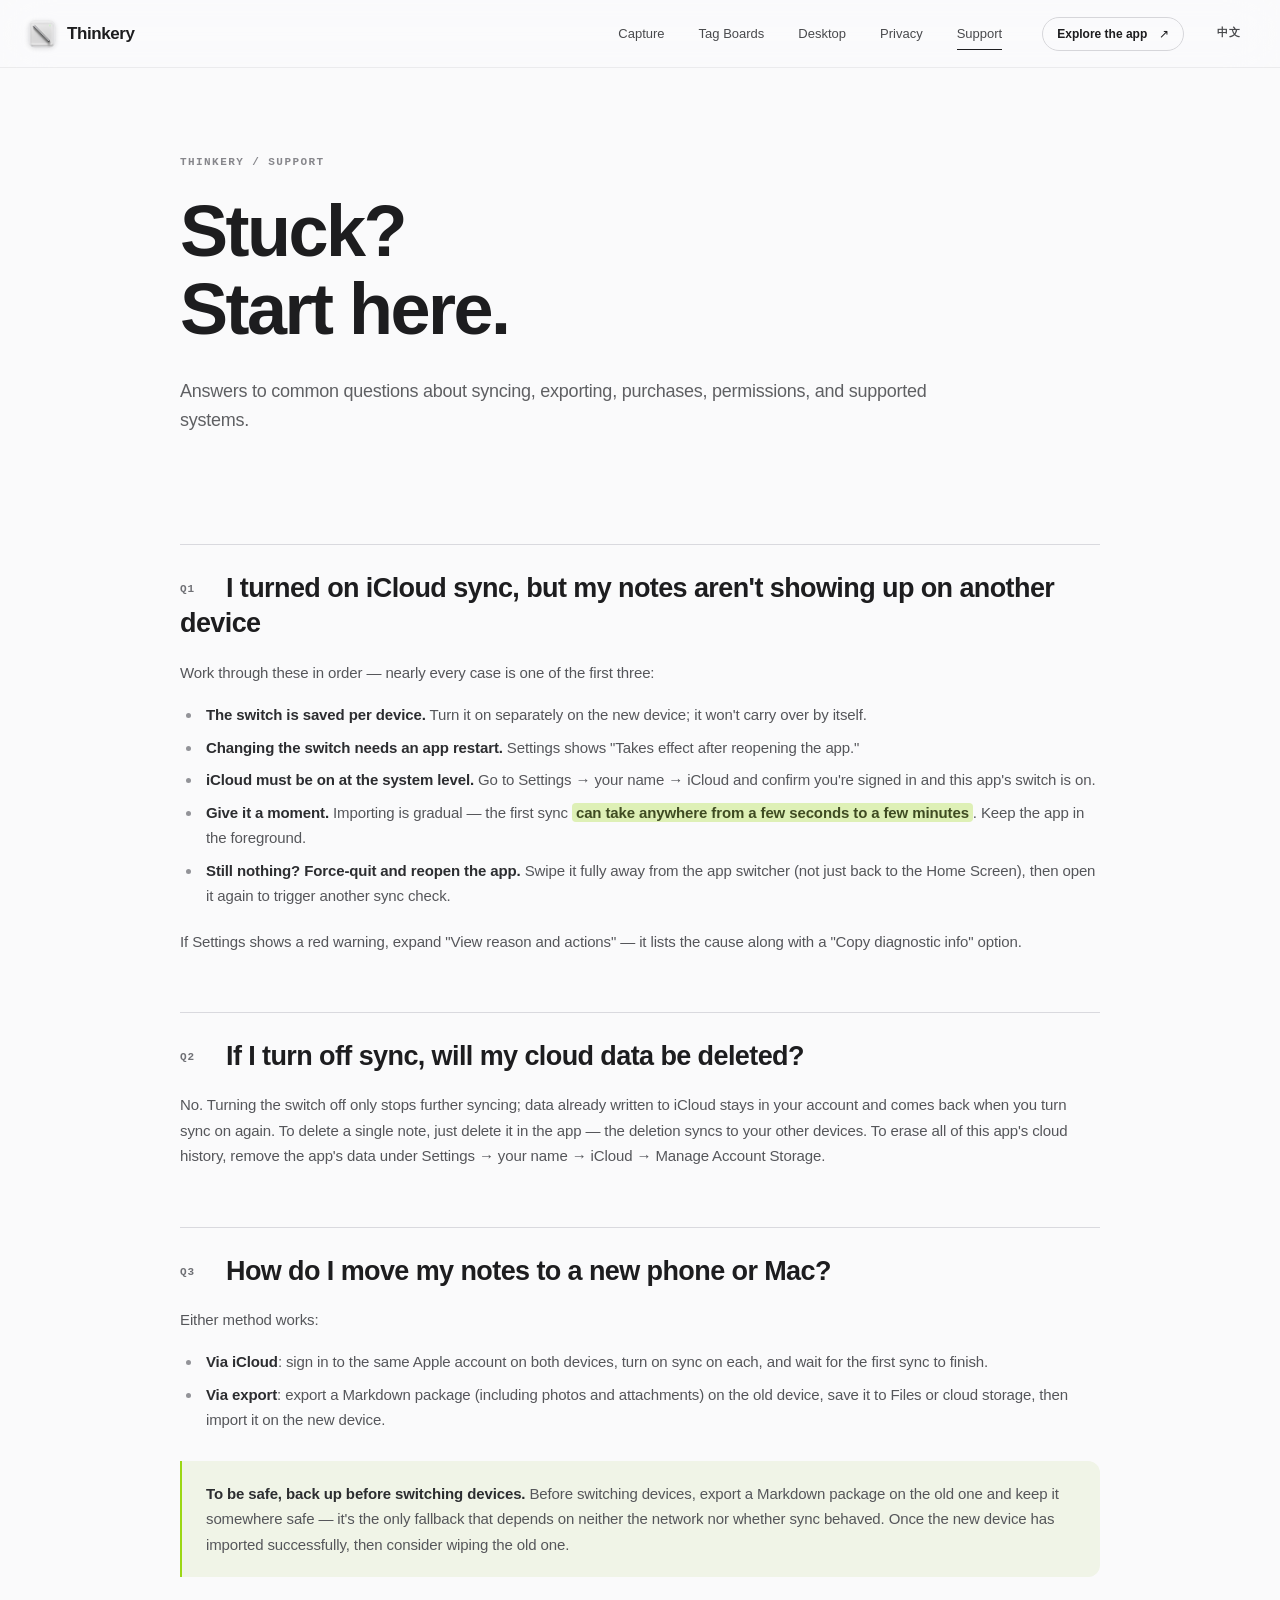
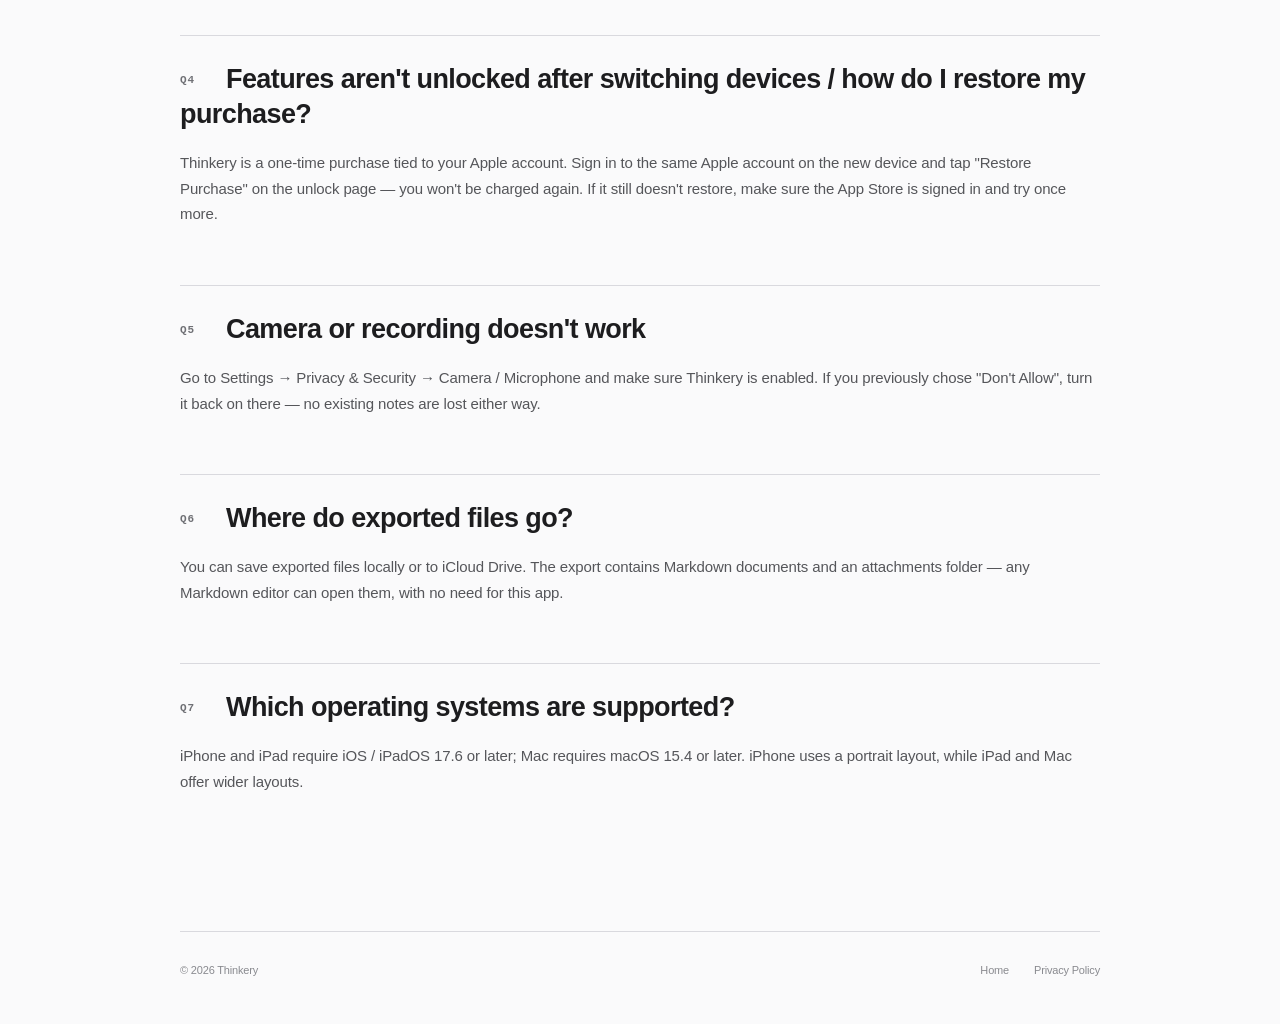
<file: support.html>
<!DOCTYPE html>
<html lang="en">
<head>
  <meta charset="utf-8">
  <script>
    /* Pre-paint default: English, unless ?lang=zh or a saved Chinese choice. */
    (function () {
      var d = document.documentElement, q = null, s = null;
      try { q = new URLSearchParams(location.search).get("lang"); } catch (e) {}
      try { s = localStorage.getItem("thinkery-site-lang"); } catch (e) {}
      var lang = (q === "zh" || q === "en") ? q : (s === "zh" || s === "en" ? s : "en");
      d.lang = lang === "zh" ? "zh-Hans" : "en";
      d.classList.add("js");
      if (lang === "zh") {
        d.classList.add("lang-pending");
        setTimeout(function () { d.classList.remove("lang-pending"); }, 1200);
      }
    })();
  </script>
  <meta name="viewport" content="width=device-width, initial-scale=1">
  <meta name="theme-color" content="#fafafb">
  <title data-i18n="支持 — Thinkery 灵感工坊|Support — Thinkery">Support — Thinkery</title>
  <meta name="description" data-i18n-meta="Thinkery（灵感工坊）使用支持：iCloud 同步、导出备份、恢复购买、权限设置与支持系统。|Thinkery support: iCloud sync, export and backup, restoring purchases, permissions, and supported systems." content="Thinkery support: iCloud sync, export and backup, restoring purchases, permissions, and supported systems.">
  <link rel="stylesheet" href="style.css">
  <link rel="icon" type="image/png" href="assets/app-icon.png">
  <script src="script.js" defer></script>
</head>
<body class="legal-page" data-page="support">
  <a class="skip-link" href="#main" data-i18n="跳到主要内容|Skip to content">Skip to content</a>
  <header class="site-header" data-header>
    <div class="nav-shell">
      <a class="site-brand" href="index.html" aria-label="Thinkery home" data-i18n-aria="Thinkery 首页|Thinkery home"><img src="assets/app-icon.png" alt="" width="28" height="28"><span>Thinkery</span></a>
      <nav class="site-nav" aria-label="Main navigation" data-nav data-i18n-aria="主要导航|Main navigation">
        <a href="index.html#capture" data-i18n="记录|Capture">Capture</a><a href="index.html#tags" data-i18n="标签板|Tag Boards">Tag Boards</a><a href="index.html#desktop" data-i18n="桌面端|Desktop">Desktop</a><a href="privacy.html" data-i18n="隐私|Privacy">Privacy</a><a href="support.html" aria-current="page" data-i18n="支持|Support">Support</a>
      </nav>
      <a class="nav-action" href="index.html#details"><span data-i18n="了解产品|Explore the app">Explore the app</span> <span aria-hidden="true">↗</span></a>
      <button class="lang-switch" type="button" data-lang-switch data-i18n="EN|中文" data-i18n-aria="切换到英文|Switch to Chinese" aria-label="Switch to Chinese">中文</button>
      <button class="menu-toggle" type="button" data-i18n-aria="打开导航|Open menu" aria-label="Open menu" aria-expanded="false" data-menu-toggle><span></span><span></span></button>
    </div>
  </header>

  <main class="legal-main" id="main">

    <!-- ================= 中文 ================= -->
    <div class="lang-panel" data-lang-panel="zh" lang="zh-Hans" hidden>
      <section class="legal-hero">
        <p class="section-index">THINKERY / SUPPORT</p>
        <h1>遇到问题，<br>从这里开始。</h1>
        <p class="lead">关于同步、导出、购买、权限与支持系统的常见问题，都可以在这里找到答案。</p>
      </section>

      <div class="legal-content">
        <h2><span class="num">Q1</span>打开了 iCloud 同步，另一台设备上没有出现笔记</h2>
        <p>按顺序排查，绝大多数是前三项：</p>
        <ul>
          <li><strong>开关是按设备分别保存的。</strong>新设备上也要单独打开一次，不会自动跟着过来。</li>
          <li><strong>切换开关后需要重新打开 App 才生效。</strong>设置页会提示「将在重新打开 App 后生效」。</li>
          <li><strong>系统层要先开着 iCloud。</strong>到「系统设置 → 你的姓名 → iCloud」确认已登录，且本 App 的开关是打开的。</li>
          <li><strong>给它一点时间。</strong>导入是渐进的，首次同步<span class="hl">可能需要几秒到几分钟</span>，期间请保持 App 在前台。</li>
          <li><strong>还不行，就彻底退出 App 再打开。</strong>从后台完全划掉 App（不只是回到主屏幕），再重新打开，会再触发一次同步检查。</li>
        </ul>
        <p>如果设置页出现红色提示，展开「查看原因与操作」，里面有对应原因与「复制诊断信息」。</p>

        <h2><span class="num">Q2</span>关掉同步，云端的数据会消失吗</h2>
        <p>不会。关闭开关只是停止继续同步，已经写入 iCloud 的数据仍然留在你的账户里，重开开关就会回来。如果只想删除某篇笔记，在 App 内删除即可，删除状态会同步到其他设备；如果想清除本 App 在 iCloud 中的全部历史记录，需到「系统设置 → 你的姓名 → iCloud → 管理账户储存空间」中删除本 App 的数据。</p>

        <h2><span class="num">Q3</span>换手机 / 换电脑，笔记怎么迁过去</h2>
        <p>两种方式，任选其一：</p>
        <ul>
          <li><strong>走 iCloud</strong>：两台设备登录同一个 Apple 账户，都打开同步开关，等首次同步完成。</li>
          <li><strong>走导出</strong>：旧设备上导出 Markdown 包（含图片与附件），存到「文件」或网盘，再在新设备上导入。</li>
        </ul>
        <div class="note"><p><strong>为了安全起见，建议先备份再换机。</strong>换机前请在旧设备上导出一次 Markdown 包并妥善保存——这是唯一不依赖网络、也不依赖同步是否顺利的保险。确认新设备已导入成功，再考虑清理旧设备。</p></div>

        <h2><span class="num">Q4</span>换机后功能没解锁 / 怎么恢复购买</h2>
        <p>本 App 为一次性买断，购买记录绑定你的 Apple 账户。在新设备上确认登录同一个 Apple 账户，到买断页点击「恢复购买」即可，不会重复扣费。若仍无法恢复，请确认 App Store 处于登录状态后再试。</p>

        <h2><span class="num">Q5</span>拍照 / 录音用不了</h2>
        <p>到「系统设置 → 隐私与安全性 → 相机 / 麦克风」确认本 App 已开启。如果之前点过「不允许」，在这里重新打开即可，App 不会因此丢失任何已有笔记。</p>

        <h2><span class="num">Q6</span>导出的文件在哪里</h2>
        <p>导出时可选择保存到本地或 iCloud Drive。导出内容为 Markdown 文档与附件文件夹，任何支持 Markdown 的编辑器都能打开，不依赖本 App。</p>

        <h2><span class="num">Q7</span>支持哪些系统</h2>
        <p>iPhone 与 iPad 需 iOS / iPadOS 17.6 或更高；Mac 需 macOS 15.4 或更高。iPhone 版为竖屏布局，iPad 与 Mac 支持更宽的排版。</p>

      </div>
    </div>

    <!-- ================= English ================= -->
    <div class="lang-panel" data-lang-panel="en" lang="en">
      <section class="legal-hero">
        <p class="section-index">THINKERY / SUPPORT</p>
        <h1>Stuck?<br>Start here.</h1>
        <p class="lead">Answers to common questions about syncing, exporting, purchases, permissions, and supported systems.</p>
      </section>

      <div class="legal-content">
        <h2><span class="num">Q1</span>I turned on iCloud sync, but my notes aren't showing up on another device</h2>
        <p>Work through these in order — nearly every case is one of the first three:</p>
        <ul>
          <li><strong>The switch is saved per device.</strong> Turn it on separately on the new device; it won't carry over by itself.</li>
          <li><strong>Changing the switch needs an app restart.</strong> Settings shows "Takes effect after reopening the app."</li>
          <li><strong>iCloud must be on at the system level.</strong> Go to Settings → your name → iCloud and confirm you're signed in and this app's switch is on.</li>
          <li><strong>Give it a moment.</strong> Importing is gradual — the first sync <span class="hl">can take anywhere from a few seconds to a few minutes</span>. Keep the app in the foreground.</li>
          <li><strong>Still nothing? Force-quit and reopen the app.</strong> Swipe it fully away from the app switcher (not just back to the Home Screen), then open it again to trigger another sync check.</li>
        </ul>
        <p>If Settings shows a red warning, expand "View reason and actions" — it lists the cause along with a "Copy diagnostic info" option.</p>

        <h2><span class="num">Q2</span>If I turn off sync, will my cloud data be deleted?</h2>
        <p>No. Turning the switch off only stops further syncing; data already written to iCloud stays in your account and comes back when you turn sync on again. To delete a single note, just delete it in the app — the deletion syncs to your other devices. To erase all of this app's cloud history, remove the app's data under Settings → your name → iCloud → Manage Account Storage.</p>

        <h2><span class="num">Q3</span>How do I move my notes to a new phone or Mac?</h2>
        <p>Either method works:</p>
        <ul>
          <li><strong>Via iCloud</strong>: sign in to the same Apple account on both devices, turn on sync on each, and wait for the first sync to finish.</li>
          <li><strong>Via export</strong>: export a Markdown package (including photos and attachments) on the old device, save it to Files or cloud storage, then import it on the new device.</li>
        </ul>
        <div class="note"><p><strong>To be safe, back up before switching devices.</strong> Before switching devices, export a Markdown package on the old one and keep it somewhere safe — it's the only fallback that depends on neither the network nor whether sync behaved. Once the new device has imported successfully, then consider wiping the old one.</p></div>

        <h2><span class="num">Q4</span>Features aren't unlocked after switching devices / how do I restore my purchase?</h2>
        <p>Thinkery is a one-time purchase tied to your Apple account. Sign in to the same Apple account on the new device and tap "Restore Purchase" on the unlock page — you won't be charged again. If it still doesn't restore, make sure the App Store is signed in and try once more.</p>

        <h2><span class="num">Q5</span>Camera or recording doesn't work</h2>
        <p>Go to Settings → Privacy & Security → Camera / Microphone and make sure Thinkery is enabled. If you previously chose "Don't Allow", turn it back on there — no existing notes are lost either way.</p>

        <h2><span class="num">Q6</span>Where do exported files go?</h2>
        <p>You can save exported files locally or to iCloud Drive. The export contains Markdown documents and an attachments folder — any Markdown editor can open them, with no need for this app.</p>

        <h2><span class="num">Q7</span>Which operating systems are supported?</h2>
        <p>iPhone and iPad require iOS / iPadOS 17.6 or later; Mac requires macOS 15.4 or later. iPhone uses a portrait layout, while iPad and Mac offer wider layouts.</p>

      </div>
    </div>

  </main>

  <footer class="legal-footer">
    <div class="footer-row"><span>© 2026 Thinkery</span><span class="spacer"></span><a href="index.html" data-i18n="产品首页|Home">Home</a><a href="privacy.html" data-i18n="隐私政策|Privacy Policy">Privacy Policy</a></div>
  </footer>
</body>
</html>
</file>
<file: style.css>
/* Thinkery — a quiet, product-first website. */
:root {
  --ink: #1d1d1f;
  --ink-soft: #5f6063;
  --ink-faint: #86868b;
  --paper: #ffffff;
  --canvas: #f5f5f7;
  --line: #d9d9de;
  --night: #0b0c0d;
  --night-soft: #17181a;
  --accent: #9bd714;
  --accent-dark: #638d00;
  --sans: -apple-system, BlinkMacSystemFont, "SF Pro Display", "SF Pro Text", "PingFang SC", "Hiragino Sans GB", "Microsoft YaHei", "Helvetica Neue", Arial, sans-serif;
  --mono: "SFMono-Regular", "SF Mono", ui-monospace, Menlo, Consolas, monospace;
  --shell: min(1200px, calc(100vw - 64px));
  --ease: cubic-bezier(.22, 1, .36, 1);
}

* { box-sizing: border-box; }
html { scroll-behavior: smooth; scroll-padding-top: 88px; -webkit-text-size-adjust: 100%; }
body {
  margin: 0;
  color: var(--ink);
  background: var(--paper);
  font-family: var(--sans);
  font-size: 16px;
  line-height: 1.6;
  -webkit-font-smoothing: antialiased;
  text-rendering: optimizeLegibility;
}
body.menu-open { overflow: hidden; }
a { color: inherit; text-decoration: none; }
button, a { -webkit-tap-highlight-color: transparent; }
button { font: inherit; }
img { max-width: 100%; }
::selection { color: #111; background: rgba(155, 215, 20, .45); }

/* The markup ships in English; hide the first paint until script.js swaps in
   Chinese for visitors who explicitly chose it (removed by script.js). */
html.lang-pending body { visibility: hidden; }

.skip-link {
  position: fixed;
  top: 8px;
  left: 8px;
  z-index: 1000;
  padding: 10px 16px;
  color: #fff;
  background: #111;
  border-radius: 8px;
  transform: translateY(-150%);
}
.skip-link:focus { transform: translateY(0); }

.section-shell { width: var(--shell); margin-inline: auto; }
.section-index, .micro-label {
  margin: 0 0 28px;
  color: var(--ink-faint);
  font-family: var(--mono);
  font-size: 11px;
  font-weight: 600;
  line-height: 1.3;
  letter-spacing: .18em;
  text-transform: uppercase;
}
.section-index-dark { color: #7d7f82; }
.section-lead {
  margin: 30px 0 0;
  color: var(--ink-soft);
  font-size: clamp(18px, 1.6vw, 23px);
  line-height: 1.75;
  letter-spacing: -.015em;
}
.status-light {
  display: inline-block;
  flex: 0 0 auto;
  width: 7px;
  height: 7px;
  border-radius: 50%;
  background: var(--accent);
  box-shadow: 0 0 0 3px rgba(155, 215, 20, .09), 0 0 12px rgba(155, 215, 20, .45);
}
.button {
  display: inline-flex;
  align-items: center;
  justify-content: center;
  gap: 22px;
  min-height: 52px;
  padding: 0 25px;
  border: 1px solid transparent;
  border-radius: 999px;
  font-size: 14px;
  font-weight: 600;
  letter-spacing: .01em;
  transition: transform .25s var(--ease), background .25s ease, color .25s ease, box-shadow .25s ease;
}
.button span[aria-hidden="true"] { font-size: 16px; transition: transform .25s var(--ease); }
.button:hover { transform: translateY(-2px); }
.button:hover span[aria-hidden="true"] { transform: translate(2px, -1px); }
.button-dark { color: #fff; background: var(--ink); box-shadow: 0 7px 18px rgba(0, 0, 0, .12); }
.button-dark:hover { background: #000; box-shadow: 0 10px 24px rgba(0, 0, 0, .18); }
.button-outline { border-color: #c7c7cc; background: transparent; }
.button-outline:hover { border-color: var(--ink); background: var(--canvas); }
.button:focus-visible, a:focus-visible, button:focus-visible { outline: 3px solid rgba(99, 141, 0, .55); outline-offset: 4px; }

/* Navigation */
.site-header {
  position: fixed;
  inset: 0 0 auto;
  z-index: 100;
  height: 68px;
  border-bottom: 1px solid transparent;
  transition: background .35s ease, border-color .35s ease, box-shadow .35s ease;
}
.site-header.scrolled, .site-header.menu-active {
  border-color: rgba(0, 0, 0, .06);
  background: rgba(250, 250, 252, .82);
  box-shadow: 0 4px 20px rgba(0, 0, 0, .025);
  -webkit-backdrop-filter: blur(24px) saturate(180%);
  backdrop-filter: blur(24px) saturate(180%);
}
.nav-shell {
  width: min(1320px, calc(100vw - 56px));
  height: 100%;
  margin-inline: auto;
  display: flex;
  align-items: center;
  gap: 40px;
}
.site-brand { display: inline-flex; align-items: center; gap: 11px; font-size: 17px; font-weight: 650; letter-spacing: -.025em; }
.site-brand img { border-radius: 7px; box-shadow: 0 1px 4px rgba(0, 0, 0, .1); }
.site-nav { display: flex; align-items: center; gap: 34px; margin-left: auto; }
.site-nav a { position: relative; color: #494a4d; font-size: 13px; }
.site-nav a::after {
  content: "";
  position: absolute;
  right: 0;
  bottom: -7px;
  left: 0;
  height: 1px;
  background: var(--ink);
  transform: scaleX(0);
  transition: transform .25s var(--ease);
}
.site-nav a:hover::after, .site-nav a[aria-current="page"]::after { transform: scaleX(1); }
.nav-action { display: flex; align-items: center; gap: 12px; padding: 7px 14px; border: 1px solid #d6d6da; border-radius: 999px; font-size: 12px; font-weight: 550; }
.nav-action:hover { background: #fff; }
.lang-switch {
  flex: 0 0 auto;
  min-width: 44px;
  margin-left: -18px;
  padding: 7px 10px;
  color: #494a4d;
  border: 1px solid transparent;
  border-radius: 999px;
  background: transparent;
  font-family: var(--mono);
  font-size: 11px;
  font-weight: 600;
  letter-spacing: .08em;
  cursor: pointer;
  transition: color .2s ease, border-color .2s ease, background .2s ease;
}
.lang-switch:hover { color: #000; border-color: #d6d6da; background: #fff; }
.menu-toggle { display: none; width: 40px; height: 40px; padding: 0; border: 0; background: transparent; cursor: pointer; }
.menu-toggle span { display: block; width: 18px; height: 1.5px; margin: 5px auto; background: var(--ink); transition: transform .25s ease; }

/* Hero */
.hero {
  position: relative;
  min-height: 1120px;
  padding-top: 104px;
  overflow: hidden;
  background:
    radial-gradient(ellipse at 50% 58%, rgba(255,255,255,.96) 0%, rgba(255,255,255,0) 48%),
    linear-gradient(180deg, #fafafc 0%, #f3f3f5 100%);
}
.hero-copy { position: relative; z-index: 3; width: min(850px, calc(100vw - 48px)); margin-inline: auto; text-align: center; }
.product-kicker { display: flex; align-items: center; justify-content: center; gap: 11px; margin: 0 0 24px; color: #6e6e73; font-family: var(--mono); font-size: 11px; font-weight: 600; letter-spacing: .16em; }
.hero h1 { margin: 0; font-size: clamp(60px, 6.8vw, 98px); font-weight: 680; line-height: 1.03; letter-spacing: -.07em; }
.hero h1 .soft { color: #77787c; }
.hero-lead { margin: 22px 0 0; color: var(--ink-soft); font-size: clamp(18px, 1.55vw, 22px); line-height: 1.75; letter-spacing: -.02em; }
.hero-actions { display: flex; align-items: center; justify-content: center; gap: 30px; margin-top: 26px; }
.quiet-link { padding: 8px 0; color: #4d4e51; border-bottom: 1px solid #c5c5ca; font-size: 13px; }
.quiet-link:hover { color: #000; border-color: #000; }
.platform-note { margin: 20px 0 0; color: #9a9aa0; font-family: var(--mono); font-size: 9px; letter-spacing: .22em; }
.hero-stage { position: relative; z-index: 2; width: min(1050px, 100%); height: 680px; margin: 20px auto 0; }
.hero-wordmark {
  position: absolute;
  top: 120px;
  left: 50%;
  color: #e5e5e8;
  font-size: clamp(94px, 14.8vw, 212px);
  font-weight: 700;
  line-height: 1;
  letter-spacing: -.07em;
  transform: translateX(-51%);
  user-select: none;
}
.stage-glow { position: absolute; top: 140px; left: 50%; width: 640px; height: 520px; border-radius: 50%; background: radial-gradient(ellipse, rgba(155,215,20,.10), rgba(255,255,255,0) 68%); transform: translateX(-50%); }
.instrument-note { position: absolute; z-index: 3; top: 310px; display: flex; align-items: center; gap: 12px; color: #85868a; font-family: var(--mono); font-size: 10px; letter-spacing: .13em; }
.instrument-note small { font-size: 9px; }
.instrument-note-left { left: 8%; }
.instrument-note-left i { width: 54px; height: 1px; background: #c5c5ca; }
.instrument-note-right { right: 9%; }
.stage-baseline { position: absolute; right: 9%; bottom: 60px; left: 9%; display: flex; align-items: center; gap: 10px; opacity: .5; }
.stage-baseline span { flex: 1; height: 1px; background: linear-gradient(90deg, transparent, #b9bac0, transparent); }
.stage-baseline i { width: 5px; height: 5px; border: 1px solid #9a9ba0; border-radius: 50%; }

/* Product device */
.phone {
  position: relative;
  width: 310px;
  aspect-ratio: 750 / 1630;
  padding: 8px;
  border: 1px solid rgba(0, 0, 0, .55);
  border-radius: 56px;
  background: linear-gradient(125deg, #5e6062 0%, #e4e5e6 9%, #363739 20%, #101113 53%, #77797b 87%, #252628 100%);
  box-shadow: 0 45px 75px rgba(25, 26, 28, .20), 0 12px 24px rgba(25, 26, 28, .16), inset 0 0 0 1px rgba(255,255,255,.4);
}
.phone::after { content: ""; position: absolute; inset: 3px; pointer-events: none; border: 1px solid rgba(255,255,255,.32); border-radius: 52px; }
.phone-screen { width: 100%; height: 100%; overflow: hidden; border-radius: 47px; background: #eee; }
.phone-screen img { display: block; width: 100%; height: 100%; object-fit: cover; }
.phone-button { position: absolute; left: -4px; width: 4px; border-radius: 2px 0 0 2px; background: #444; }
.phone-button-action { top: 104px; height: 34px; }
.phone-button-volume { top: 155px; height: 64px; }
.phone-hero { position: absolute; z-index: 2; top: 24px; left: 50%; width: 318px; transform: translateX(-50%); }
.phone-hero .phone-screen { box-shadow: inset 0 0 0 1px rgba(0,0,0,.15); }
.phone-dark { border-color: #383a3c; background: linear-gradient(130deg, #17191b, #8a8c8e 12%, #222426 28%, #060707 75%, #5d5f61); box-shadow: 0 50px 90px rgba(0,0,0,.55), 0 0 0 1px rgba(255,255,255,.1); }

/* Manifesto */
.manifesto { padding-block: 170px 160px; text-align: center; }
.manifesto h2, .section-heading h2, .desktop-heading h2, .privacy-inner h2, .details-heading h2, .closing h2 {
  margin: 0;
  font-size: clamp(48px, 5.5vw, 78px);
  font-weight: 650;
  line-height: 1.13;
  letter-spacing: -.055em;
}
.principles { display: grid; grid-template-columns: repeat(3, 1fr); gap: 0; margin-top: 100px; text-align: left; }
.principles article { padding: 10px 48px 0; border-left: 1px solid var(--line); }
.principles article:first-child { padding-left: 0; border-left: 0; }
.principles article:last-child { padding-right: 0; }
.principle-icon { display: flex; align-items: center; justify-content: center; width: 44px; height: 44px; margin-bottom: 28px; border: 1px solid #dedee2; border-radius: 13px; background: #fafafb; box-shadow: inset 0 1px 0 #fff, 0 4px 10px rgba(0,0,0,.035); }
.principle-icon svg { width: 23px; height: 23px; fill: none; stroke: #57585c; stroke-width: 1.35; stroke-linecap: round; stroke-linejoin: round; }
.principles h3 { margin: 0 0 12px; font-size: 19px; font-weight: 600; letter-spacing: -.025em; }
.principles p { margin: 0; color: var(--ink-soft); font-size: 14px; line-height: 1.85; }

/* Rediscover */
.rediscover { position: relative; overflow: hidden; color: #f5f5f7; background: var(--night); }
.rediscover::before { content: ""; position: absolute; top: -30%; left: -10%; width: 70%; height: 100%; background: radial-gradient(ellipse, rgba(255,255,255,.045), transparent 67%); pointer-events: none; }
.rediscover-inner { min-height: 960px; display: grid; grid-template-columns: 1fr 1fr; align-items: center; gap: 90px; padding-block: 130px; }
.rediscover-copy { position: relative; z-index: 2; max-width: 540px; }
.rediscover h2 { margin: 0; font-size: clamp(54px, 5.7vw, 82px); font-weight: 620; line-height: 1.08; letter-spacing: -.06em; }
.rediscover h2 .soft { color: #84868a; }
.rediscover-copy > p:not(.section-index) { max-width: 440px; margin: 34px 0 0; color: #a7a8ab; font-size: 17px; line-height: 1.9; }
.feature-list { margin: 54px 0 0; padding: 0; list-style: none; }
.feature-list li { display: flex; gap: 20px; padding: 18px 0; border-top: 1px solid #2d2e30; color: #d0d1d3; font-size: 13px; }
.feature-list li:last-child { border-bottom: 1px solid #2d2e30; }
.feature-list li .num { color: #686a6e; font-family: var(--mono); font-size: 10px; line-height: 2; }
.rediscover-device { position: relative; min-height: 720px; display: flex; align-items: center; justify-content: center; }
.rediscover-device::before { content: ""; position: absolute; width: 650px; height: 650px; border: 1px solid #202224; border-radius: 50%; box-shadow: 0 0 0 70px rgba(255,255,255,.009), 0 0 0 140px rgba(255,255,255,.008); }
.rediscover-device .phone { z-index: 2; width: 292px; transform: rotate(4deg); transition: transform .8s var(--ease); }
.rediscover-device:hover .phone { transform: rotate(1deg) translateY(-8px); }
.orbit-copy { position: absolute; z-index: 1; top: 50%; left: 50%; width: 680px; color: #303235; font-family: var(--mono); font-size: 10px; letter-spacing: .32em; text-align: center; transform: translate(-50%, -50%) rotate(90deg); }
.device-caption { position: absolute; z-index: 3; right: 0; bottom: 56px; display: flex; align-items: center; gap: 10px; color: #74767a; font-family: var(--mono); font-size: 9px; letter-spacing: .17em; }

/* Craft cards */
.craft { padding-block: 170px; }
.section-heading { max-width: 840px; }
.craft-grid { display: grid; grid-template-columns: 1fr 1fr; gap: 24px; margin-top: 84px; }
.craft-card { position: relative; height: 890px; overflow: hidden; border-radius: 32px; background: var(--canvas); }
.craft-card-copy { position: relative; z-index: 3; padding: 54px 52px 0; }
.craft-card .micro-label { margin-bottom: 24px; }
.craft-card h3 { margin: 0; font-size: clamp(34px, 3.2vw, 46px); font-weight: 620; line-height: 1.18; letter-spacing: -.045em; }
.craft-card-copy > p:last-child { max-width: 390px; margin: 24px 0 0; color: var(--ink-soft); font-size: 15px; line-height: 1.85; }
.card-phone-wrap { position: absolute; right: 0; bottom: -185px; left: 0; display: flex; justify-content: center; }
.card-phone-wrap::before { content: ""; position: absolute; top: -50px; left: 50%; width: 470px; height: 470px; border: 1px solid #e2e2e5; border-radius: 50%; transform: translateX(-50%); }
.phone-small { width: 270px; border-radius: 50px; box-shadow: 0 32px 50px rgba(20,20,22,.22); }
.phone-small .phone-screen { border-radius: 41px; }
.phone-small::after { border-radius: 46px; }
.craft-card-media { color: #f5f5f7; background: #121315; }
.craft-card-media .micro-label { color: #73767a; }
.craft-card-media .craft-card-copy > p:last-child { color: #9c9ea2; }
.craft-card-media .card-phone-wrap::before { border-color: #2d2f32; }
.phone-small-dark { border-color: #343639; background: linear-gradient(130deg, #131516, #6a6d70 15%, #161819 35%, #050606 80%, #484a4d); }

/* Desktop */
.desktop-feature { padding-block: 160px 110px; overflow: hidden; background: var(--canvas); }
.desktop-heading { max-width: 810px; }
.desktop-heading > p:last-child { max-width: 630px; margin: 30px 0 0; color: var(--ink-soft); font-size: 19px; line-height: 1.8; }
.mac-scene { margin-top: 95px; perspective: 1600px; }
.macbook { position: relative; width: 100%; }
.macbook-lid { position: relative; padding: 12px; border: 1px solid #656669; border-radius: 24px; background: linear-gradient(135deg, #3c3d3f, #d4d5d6 8%, #38393b 16%, #171819 75%, #77797b); box-shadow: 0 35px 55px rgba(20,21,23,.19), 0 8px 16px rgba(20,21,23,.14); }
.macbook-lid::after { content: ""; position: absolute; inset: 3px; pointer-events: none; border: 1px solid rgba(255,255,255,.4); border-radius: 20px; }
.mac-camera { position: absolute; z-index: 3; top: 5px; left: 50%; width: 5px; height: 5px; border-radius: 50%; background: #08090a; box-shadow: inset 0 0 0 1px #25282b; }
.desktop-ui { display: block; height: auto; aspect-ratio: 2000 / 1289; overflow: hidden; border-radius: 13px; background: #ececea; font-family: var(--sans); }
.desktop-screenshot { display: block; width: 100%; height: 100%; object-fit: cover; }
.desktop-rail { display: flex; flex-direction: column; align-items: center; gap: 14px; padding: 15px 0; border-right: 1px solid #d0d0ce; background: linear-gradient(90deg, #d5d5d3, #e2e2e0); }
.rail-mark { display: grid; place-items: center; width: 30px; height: 30px; margin-bottom: 8px; border: 1px solid #c2c2c0; border-radius: 8px; background: #e8e8e6; }
.rail-icon { display: grid; place-items: center; width: 31px; height: 31px; color: #686865; border: 1px solid transparent; border-radius: 7px; font-family: var(--mono); font-size: 16px; }
.rail-icon.active { color: #333; border-color: #bbbcb8; background: linear-gradient(#f5f5f3, #d6d6d3); box-shadow: 0 2px 3px rgba(0,0,0,.1), inset 0 1px 0 #fff; }
.rail-settings { margin-top: auto; }
.desktop-list { padding: 0 12px; border-right: 1px solid #d4d4d2; background: #e4e4e2; }
.desktop-list-title { height: 62px; display: flex; align-items: center; justify-content: space-between; padding: 0 7px; font-size: 15px; }
.desktop-list-title span { color: #969692; font-family: var(--mono); font-size: 10px; }
.mini-note { margin-bottom: 10px; padding: 15px 14px; border: 1px solid rgba(0,0,0,.04); border-radius: 8px; background: rgba(255,255,255,.55); box-shadow: 0 2px 5px rgba(0,0,0,.025); }
.mini-note.selected { background: #f9f9f7; box-shadow: 0 3px 9px rgba(0,0,0,.05), inset 0 1px 0 #fff; }
.mini-note small { display: block; margin-bottom: 7px; color: #999994; font-size: 8px; }
.mini-note strong { display: block; overflow: hidden; font-size: 12px; font-weight: 600; text-overflow: ellipsis; white-space: nowrap; }
.mini-note p { display: -webkit-box; margin: 6px 0 10px; overflow: hidden; color: #777772; font-size: 9px; line-height: 1.65; -webkit-line-clamp: 2; -webkit-box-orient: vertical; }
.mini-note > span { display: inline-block; padding: 3px 8px; border-radius: 3px; color: #586539; background: rgba(155,215,20,.22); font-size: 8px; }
.desktop-editor { min-width: 0; background: #eeeeec; }
.desktop-tabs { display: flex; align-items: center; height: 48px; border-bottom: 1px solid #d1d1ce; background: #dfdfdc; }
.desktop-tabs span { max-width: 215px; height: 100%; display: flex; align-items: center; gap: 20px; padding: 0 15px; overflow: hidden; color: #777773; border-right: 1px solid #cececb; font-size: 9px; text-overflow: ellipsis; white-space: nowrap; }
.desktop-tabs span.active { color: #343431; background: #eeeeec; box-shadow: inset 0 2px 0 var(--accent); }
.desktop-tabs i { margin-left: auto; font-style: normal; }
.desktop-tabs b { padding: 15px; color: #777; font-weight: 400; }
.editor-paper { width: calc(100% - 70px); height: calc(100% - 82px); margin: 24px auto 10px; padding: 50px 52px; border: 1px solid rgba(0,0,0,.045); border-radius: 4px; background: rgba(255,255,255,.74); box-shadow: 0 4px 15px rgba(0,0,0,.04), inset 0 1px 0 #fff; }
.editor-paper small { color: #a0a09a; font-family: var(--mono); font-size: 8px; letter-spacing: .06em; }
.editor-paper h4 { margin: 25px 0 22px; font-size: 25px; font-weight: 600; letter-spacing: -.035em; }
.editor-paper p { margin: 0 0 19px; color: #555550; font-size: 13px; line-height: 1.9; }
.editor-paper .editor-highlight { display: inline; padding: 3px 0; color: #454540; background: linear-gradient(transparent 50%, rgba(155,215,20,.26) 50%); }
.editor-tags { display: flex; gap: 8px; margin-top: 40px; }
.editor-tags span { padding: 6px 10px; border-radius: 4px; color: #667146; background: rgba(155,215,20,.17); font-size: 9px; }
.editor-tags span:last-child { color: #999; border: 1px dashed #bbb; background: transparent; }
.macbook-base { position: relative; width: 106%; height: 20px; margin-left: -3%; border-radius: 2px 2px 16px 16px; background: linear-gradient(180deg, #dedfdf 0%, #a7a8a9 40%, #e5e5e5 75%, #a3a4a5 100%); box-shadow: 0 14px 25px rgba(0,0,0,.15); }
.macbook-base span { position: absolute; top: 0; left: 43%; width: 14%; height: 7px; border-radius: 0 0 8px 8px; background: linear-gradient(#8f9091, #c8c9c9); }
.sync-caption { display: flex; align-items: center; justify-content: center; gap: 10px; margin: 48px 0 0; color: #85868a; font-size: 12px; }

/* Privacy */
.privacy-feature { padding-block: 170px; text-align: center; }
.privacy-inner { max-width: 960px; }
.privacy-inner .section-lead { margin-inline: auto; }
.privacy-points { display: grid; grid-template-columns: repeat(3, 1fr); margin: 80px 0 60px; }
.privacy-points > div { display: flex; flex-direction: column; gap: 8px; border-left: 1px solid var(--line); }
.privacy-points > div:first-child { border-left: 0; }
.privacy-points strong { font-size: clamp(40px, 4vw, 58px); font-weight: 580; line-height: 1.1; letter-spacing: -.055em; }
.privacy-points span { color: var(--ink-faint); font-size: 12px; }

/* Details and closing */
.product-details { padding-block: 50px 150px; }
.details-heading { display: grid; grid-template-columns: 1fr 2fr; align-items: start; padding-bottom: 65px; border-bottom: 1px solid var(--line); }
.details-heading .section-index { margin-top: 16px; }
.details-heading h2 { font-size: clamp(45px, 4.5vw, 66px); }
.details-grid { display: grid; grid-template-columns: repeat(4, 1fr); }
.details-grid article { padding: 40px 32px 0; border-left: 1px solid var(--line); }
.details-grid article:first-child { padding-left: 0; border-left: 0; }
.details-grid article > span { color: var(--ink-faint); font-family: var(--mono); font-size: 10px; letter-spacing: .12em; }
.details-grid h3 { margin: 25px 0 14px; font-size: 19px; font-weight: 600; letter-spacing: -.025em; }
.details-grid p { margin: 0; color: var(--ink-soft); font-size: 13px; line-height: 1.9; }
.closing { padding-block: 130px 150px; text-align: center; border-top: 1px solid #ececef; }
.closing-mark { display: inline-block; margin-bottom: 34px; }
.closing-mark img { border-radius: 17px; box-shadow: 0 12px 28px rgba(0,0,0,.12); }
.closing .micro-label { margin-bottom: 25px; }
.closing h2 { font-size: clamp(48px, 5.4vw, 76px); }
.mobile-break { display: none; }
.space-en { display: none; }
html:lang(en) .space-en { display: inline; }
.closing .button { margin-top: 45px; }

/* Footer */
.site-footer { color: #c8c9cb; background: #111214; }
.footer-shell { width: var(--shell); margin-inline: auto; padding: 65px 0 30px; }
.footer-top { display: flex; align-items: center; justify-content: space-between; padding-bottom: 52px; border-bottom: 1px solid #2a2b2e; }
.footer-top .site-brand { color: #fff; }
.footer-top p { margin: 0; color: #77797d; font-size: 13px; }
.footer-links { display: grid; grid-template-columns: repeat(3, 1fr); width: 60%; margin: 55px 0 70px auto; }
.footer-links > div { display: flex; flex-direction: column; align-items: flex-start; gap: 12px; }
.footer-links strong { margin-bottom: 8px; color: #f0f0f1; font-size: 12px; font-weight: 550; }
.footer-links a, .footer-links span { color: #808286; font-size: 12px; }
.footer-links a:hover { color: #fff; }
.footer-bottom { display: flex; align-items: center; gap: 30px; padding-top: 26px; border-top: 1px solid #2a2b2e; color: #66686c; font-family: var(--mono); font-size: 9px; letter-spacing: .04em; }
.footer-bottom span:last-child { margin-left: auto; }
.footer-bottom a:hover { color: #bbb; }

/* Legal and support pages */
.legal-page { background: #fafafb; }
.legal-page .site-header { background: rgba(250,250,252,.82); border-bottom-color: rgba(0,0,0,.06); -webkit-backdrop-filter: blur(24px); backdrop-filter: blur(24px); }
.legal-main { width: min(920px, calc(100vw - 48px)); margin-inline: auto; padding: 155px 0 120px; }
.legal-hero { max-width: 760px; padding-bottom: 65px; }
.legal-hero .section-index { margin-bottom: 24px; }
.legal-hero h1 { margin: 0; font-size: clamp(46px, 6vw, 72px); font-weight: 650; line-height: 1.12; letter-spacing: -.055em; }
.legal-hero .lead { margin: 28px 0 0; color: var(--ink-soft); font-size: 18px; line-height: 1.85; }
.legal-card { margin: 0 0 65px; padding: 30px 34px; border: 1px solid #e4e4e8; border-radius: 20px; background: #fff; box-shadow: 0 8px 30px rgba(0,0,0,.035); }

/* Support page: lighter reading rhythm */
body[data-page="support"] .legal-hero { padding-bottom: 52px; }
body[data-page="support"] .legal-content h2 { margin: 58px 0 18px; padding-top: 26px; }
body[data-page="support"] .legal-content h2 .num { color: #6f7075; font-weight: 600; }
body[data-page="support"] .legal-content p,
body[data-page="support"] .legal-content li { line-height: 1.85; }
body[data-page="support"] .legal-content li { margin-bottom: 7px; }

/* English typography: SF's optical sizing, restrained tracking, and a compact
   reading measure. Chinese keeps its original, already-approved rhythm. */
html:lang(en) body {
  font-family: -apple-system, BlinkMacSystemFont, "SF Pro Text", "SF Pro Display", "Helvetica Neue", Arial, sans-serif;
  line-height: 1.5;
  letter-spacing: -.011em;
}
html:lang(en) .hero h1,
html:lang(en) .hero-wordmark {
  font-family: -apple-system, BlinkMacSystemFont, "SF Pro Display", "Helvetica Neue", Arial, sans-serif;
}
html:lang(en) .hero-copy { width: min(1100px, calc(100vw - 48px)); }
html:lang(en) .hero h1 { font-size: clamp(56px, 6.2vw, 88px); font-weight: 600; line-height: 1.04; letter-spacing: -.04em; }
html:lang(en) .hero-lead { line-height: 1.55; letter-spacing: -.018em; }
html:lang(en) .manifesto h2,
html:lang(en) .section-heading h2,
html:lang(en) .desktop-heading h2,
html:lang(en) .privacy-inner h2,
html:lang(en) .details-heading h2,
html:lang(en) .closing h2,
html:lang(en) .rediscover h2,
html:lang(en) .legal-hero h1 {
  font-weight: 600;
  line-height: 1.08;
  letter-spacing: -.035em;
}
html:lang(en) .section-lead,
html:lang(en) .desktop-heading > p:last-child,
html:lang(en) .legal-hero .lead { line-height: 1.6; letter-spacing: -.014em; }
html:lang(en) .craft-card h3 { font-size: clamp(32px, 2.75vw, 37px); font-weight: 600; line-height: 1.12; letter-spacing: -.028em; }
html:lang(en) .principles h3,
html:lang(en) .details-grid h3 { letter-spacing: -.018em; }
html:lang(en) .principles p,
html:lang(en) .craft-card-copy > p:last-child,
html:lang(en) .rediscover-copy > p:not(.section-index) { line-height: 1.65; letter-spacing: -.008em; }
html:lang(en) .feature-list li { line-height: 1.5; letter-spacing: 0; }
html:lang(en) .site-nav a,
html:lang(en) .nav-action,
html:lang(en) .button,
html:lang(en) .quiet-link { letter-spacing: 0; }
html:lang(en) .section-index,
html:lang(en) .micro-label,
html:lang(en) .product-kicker { letter-spacing: .13em; }
html:lang(en) .legal-content h2 { line-height: 1.3; letter-spacing: -.022em; }
html:lang(en) .legal-content h3 { letter-spacing: -.012em; }
html:lang(en) .legal-content p,
html:lang(en) .legal-content li,
html:lang(en) body[data-page="support"] .legal-content p,
html:lang(en) body[data-page="support"] .legal-content li { line-height: 1.7; letter-spacing: -.008em; }
html:lang(en) .details-grid p { line-height: 1.65; }
html:lang(en) .privacy-points strong { letter-spacing: -.035em; }
.summary { display: grid; grid-template-columns: 120px 1fr; gap: 15px 25px; margin: 0; }
.summary dt { color: var(--ink-faint); font-family: var(--mono); font-size: 10px; letter-spacing: .12em; }
.summary dd { margin: 0; color: #45464a; font-size: 14px; }
.legal-content h2 { margin: 70px 0 22px; padding-top: 30px; border-top: 1px solid var(--line); font-size: 27px; font-weight: 620; line-height: 1.4; letter-spacing: -.035em; }
.legal-content h2 .num { display: inline-block; min-width: 46px; color: #9a9ba0; font-family: var(--mono); font-size: 11px; font-weight: 500; letter-spacing: .08em; vertical-align: 5px; }
.legal-content h3 { margin: 32px 0 12px; font-size: 17px; font-weight: 600; }
.legal-content p, .legal-content li { color: #55565a; font-size: 15px; line-height: 1.95; }
.legal-content p { margin: 0 0 17px; }
.legal-content ul, .legal-content ol { margin: 0 0 20px; padding-left: 22px; }
.legal-content li { margin-bottom: 9px; padding-left: 4px; }
.legal-content li::marker { color: #929398; }
.legal-content strong { color: #2c2d30; font-weight: 620; }
.legal-content .hl { padding: 1px 4px; border-radius: 4px; color: #3f4b22; font-weight: 620; background: rgba(155,215,20,.3); box-decoration-break: clone; -webkit-box-decoration-break: clone; }
.legal-content a { color: #4c6c00; border-bottom: 1px solid #bfd48d; }
.legal-content a:hover { border-color: #4c6c00; }
.note { margin: 28px 0; padding: 20px 24px; border-left: 2px solid var(--accent); border-radius: 0 12px 12px 0; background: #f0f4e7; }
.note p { margin: 0; }
.spec { width: 100%; margin: 10px 0 25px; border-collapse: collapse; }
.spec th, .spec td { padding: 16px 0; border-bottom: 1px solid #e3e3e6; text-align: left; vertical-align: top; }
.spec th { width: 130px; color: #85868b; font-family: var(--mono); font-size: 11px; font-weight: 500; }
.spec td { color: #55565a; font-size: 14px; line-height: 1.8; }
.en { margin-top: 90px; }
.en .lead { font-size: 16px; }
.legal-footer { width: min(920px, calc(100vw - 48px)); margin-inline: auto; padding: 30px 0 45px; border-top: 1px solid var(--line); }
.legal-footer .footer-row { display: flex; flex-wrap: wrap; align-items: center; gap: 15px 25px; color: #898a8f; font-size: 11px; }
.legal-footer .footer-row + .footer-row { margin-top: 12px; }
.legal-footer .spacer { flex: 1; }
.legal-footer a:hover { color: #222; }

/* Subtle, optional motion */
.js [data-reveal] { opacity: 0; transform: translateY(34px); transition: opacity .9s var(--ease), transform .9s var(--ease); }
.js [data-reveal].is-visible { opacity: 1; transform: translateY(0); }
.hero-copy { animation: hero-in 1s .05s both var(--ease); }
.hero-stage { animation: hero-in 1.15s .18s both var(--ease); }
@keyframes hero-in { from { opacity: 0; transform: translateY(24px); } to { opacity: 1; transform: translateY(0); } }

@media (max-width: 1000px) {
  :root { --shell: min(100% - 48px, 900px); }
  .site-nav { gap: 22px; }
  .instrument-note { display: none; }
  .rediscover-inner { gap: 30px; }
  .craft-card { height: 850px; }
  .craft-card-copy { padding: 42px 36px 0; }
  .desktop-ui { height: auto; }
  .editor-paper { width: calc(100% - 36px); padding: 36px 30px; }
  .editor-paper h4 { font-size: 20px; }
  .editor-paper p { font-size: 11px; }
}

@media (max-width: 760px) {
  :root { --shell: calc(100vw - 40px); }
  html { scroll-padding-top: 72px; }
  .site-header { height: 60px; }
  .nav-shell { width: calc(100vw - 32px); gap: 14px; }
  .site-brand { font-size: 16px; }
  .site-brand img { width: 26px; height: 26px; }
  .nav-action { display: none; }
  .lang-switch { min-width: 38px; margin-left: auto; padding: 6px 8px; font-size: 10px; }
  .menu-toggle { display: block; margin-left: 0; }
  .site-nav {
    position: fixed;
    inset: 60px 0 auto;
    display: flex;
    flex-direction: column;
    align-items: stretch;
    gap: 0;
    padding: 18px 28px 32px;
    border-bottom: 1px solid #e1e1e5;
    background: rgba(250,250,252,.97);
    box-shadow: 0 20px 30px rgba(0,0,0,.08);
    opacity: 0;
    visibility: hidden;
    transform: translateY(-12px);
    transition: opacity .25s ease, transform .25s var(--ease), visibility .25s;
  }
  .site-nav.open { opacity: 1; visibility: visible; transform: translateY(0); }
  .site-nav a { padding: 16px 0; border-bottom: 1px solid #e6e6e9; font-size: 16px; }
  .site-nav a:last-child { border: 0; }
  .site-nav a::after { display: none; }
  .menu-toggle[aria-expanded="true"] span:first-child { transform: translateY(3.25px) rotate(45deg); }
  .menu-toggle[aria-expanded="true"] span:last-child { transform: translateY(-3.25px) rotate(-45deg); }

  .hero { min-height: 1040px; padding-top: 112px; }
  .hero-copy { width: calc(100vw - 32px); }
  .product-kicker { margin-bottom: 24px; font-size: 9px; }
  .hero h1 { font-size: clamp(51px, 15vw, 72px); line-height: 1.08; letter-spacing: -.065em; }
  .hero-lead { margin-top: 24px; font-size: 16px; line-height: 1.8; }
  .hero-actions { flex-direction: column; gap: 13px; margin-top: 28px; }
  .button { min-height: 50px; }
  .platform-note { margin-top: 22px; font-size: 8px; }
  .hero-stage { height: 560px; margin-top: 25px; }
  .hero-wordmark { top: 120px; font-size: 25vw; }
  .phone-hero { top: 48px; width: 246px; border-radius: 46px; padding: 7px; }
  .phone-hero .phone-screen { border-radius: 38px; }
  .phone-hero::after { border-radius: 42px; }
  .stage-baseline { bottom: 28px; }

  .manifesto { padding-block: 110px; }
  .manifesto h2, .section-heading h2, .desktop-heading h2, .privacy-inner h2, .details-heading h2, .closing h2 { font-size: 43px; line-height: 1.17; }
  .section-index { margin-bottom: 22px; font-size: 9px; }
  .section-lead { margin-top: 24px; font-size: 17px; }
  .section-lead br { display: none; }
  .principles { grid-template-columns: 1fr; gap: 0; margin-top: 65px; }
  .principles article, .principles article:first-child, .principles article:last-child { display: grid; grid-template-columns: 45px 1fr; column-gap: 20px; padding: 25px 0; border-top: 1px solid var(--line); border-left: 0; }
  .principle-icon { grid-row: span 2; margin: 0; }
  .principles h3 { margin: 0 0 7px; font-size: 17px; }
  .principles p { font-size: 13px; }

  .rediscover-inner { min-height: auto; grid-template-columns: 1fr; gap: 65px; padding-block: 100px 70px; }
  .rediscover h2 { font-size: 52px; }
  .rediscover-copy > p:not(.section-index) { margin-top: 27px; font-size: 15px; }
  .feature-list { margin-top: 40px; }
  .rediscover-device { min-height: 610px; }
  .rediscover-device .phone { width: 255px; }
  .rediscover-device::before { width: 480px; height: 480px; }
  .device-caption { right: 10px; bottom: 10px; }

  .craft { padding-block: 110px; }
  .craft-grid { grid-template-columns: 1fr; gap: 18px; margin-top: 55px; }
  .craft-card { height: 790px; border-radius: 24px; }
  .craft-card-copy { padding: 36px 30px 0; }
  .craft-card h3 { font-size: 36px; }
  .craft-card-copy > p:last-child { margin-top: 18px; font-size: 14px; }
  .card-phone-wrap { bottom: -205px; }
  .phone-small { width: 245px; }

  .desktop-feature { padding-block: 105px 70px; }
  .desktop-heading > p:last-child { margin-top: 24px; font-size: 16px; }
  .mac-scene { margin-top: 60px; }
  .macbook-lid { padding: 7px; border-radius: 15px; }
  .macbook-lid::after { border-radius: 12px; }
  .desktop-ui { height: auto; border-radius: 8px; }
  .desktop-list { display: none; }
  .desktop-rail { gap: 8px; padding-top: 9px; }
  .rail-mark { width: 23px; height: 23px; margin-bottom: 3px; }
  .rail-icon { width: 23px; height: 25px; font-size: 12px; }
  .desktop-tabs { height: 35px; }
  .desktop-tabs span { max-width: 150px; padding: 0 10px; font-size: 7px; }
  .desktop-tabs span:nth-child(2) { display: none; }
  .editor-paper { width: calc(100% - 24px); height: calc(100% - 52px); margin: 12px auto; padding: 27px 22px; }
  .editor-paper h4 { margin: 17px 0; font-size: 18px; }
  .editor-paper p { margin-bottom: 13px; font-size: 10px; }
  .editor-paper p br { display: none; }
  .editor-tags { margin-top: 24px; }
  .macbook-base { height: 12px; }
  .sync-caption { margin-top: 34px; font-size: 10px; text-align: center; }

  .privacy-feature { padding-block: 110px; }
  .privacy-points { margin: 60px 0 45px; }
  .privacy-points strong { font-size: 36px; }
  .privacy-points span { padding: 0 8px; font-size: 10px; line-height: 1.6; }
  .product-details { padding-block: 20px 100px; }
  .details-heading { grid-template-columns: 1fr; padding-bottom: 45px; }
  .details-heading .section-index { margin-top: 0; }
  .details-grid { grid-template-columns: 1fr 1fr; }
  .details-grid article, .details-grid article:first-child { padding: 28px 18px; border-top: 1px solid var(--line); border-left: 0; }
  .details-grid article:nth-child(even) { border-left: 1px solid var(--line); }
  .details-grid h3 { margin-top: 18px; font-size: 16px; }
  .details-grid p { font-size: 11px; }
  .closing { padding-block: 90px 100px; }
  .mobile-break { display: block; }
  .closing-mark img { width: 62px; height: 62px; }

  .footer-shell { padding-top: 45px; }
  .footer-top { align-items: flex-start; gap: 20px; padding-bottom: 35px; }
  .footer-top p { max-width: 140px; font-size: 11px; text-align: right; }
  .footer-links { width: 100%; margin: 40px 0 50px; }
  .footer-links a, .footer-links span { font-size: 11px; }
  .footer-bottom { align-items: flex-start; flex-wrap: wrap; gap: 12px 20px; }
  .footer-bottom span:last-child { width: 100%; margin-left: 0; }

  .legal-main { width: calc(100vw - 40px); padding: 120px 0 80px; }
  .legal-hero { padding-bottom: 45px; }
  .legal-hero h1 { font-size: 44px; }
  .legal-hero .lead { font-size: 16px; }
  .legal-card { margin-bottom: 45px; padding: 24px 22px; border-radius: 15px; }
  .summary { grid-template-columns: 1fr; gap: 5px; }
  .summary dd { margin-bottom: 15px; }
  .legal-content h2 { margin-top: 55px; font-size: 23px; }
  .legal-content h2 .num { min-width: 35px; font-size: 9px; vertical-align: 4px; }
  .legal-content p, .legal-content li { font-size: 14px; }
  .spec th { width: 85px; }
  .spec td { font-size: 13px; }
  .legal-footer { width: calc(100vw - 40px); }
}

@media (max-width: 380px) {
  .hero h1 { font-size: 49px; }
  .hero-lead br { display: none; }
  .craft-card h3 { font-size: 32px; }
  .privacy-points strong { font-size: 31px; }
  .details-grid { grid-template-columns: 1fr; }
  .details-grid article:nth-child(even) { border-left: 0; }
}

@media (max-width: 760px) {
  html:lang(en) .hero-copy { width: calc(100vw - 32px); }
  html:lang(en) .hero h1 { font-size: clamp(44px, 12.5vw, 58px); line-height: 1.06; letter-spacing: -.035em; }
  html:lang(en) .hero-lead { line-height: 1.55; }
  html:lang(en) .manifesto h2,
  html:lang(en) .section-heading h2,
  html:lang(en) .desktop-heading h2,
  html:lang(en) .privacy-inner h2,
  html:lang(en) .details-heading h2,
  html:lang(en) .closing h2,
  html:lang(en) .rediscover h2 { line-height: 1.1; letter-spacing: -.032em; }
  html:lang(en) .craft-card h3 { font-size: 34px; line-height: 1.12; letter-spacing: -.028em; }
  html:lang(en) .legal-hero h1 { line-height: 1.08; letter-spacing: -.035em; }
}

@media (max-width: 350px) {
  html:lang(en) .hero h1 { font-size: 38px; letter-spacing: -.03em; }
}

@media (prefers-reduced-motion: reduce) {
  html { scroll-behavior: auto; }
  *, *::before, *::after { animation-duration: .01ms !important; animation-iteration-count: 1 !important; transition-duration: .01ms !important; }
  .js [data-reveal] { opacity: 1; transform: none; }
}

@media print {
  .site-header, .site-footer, .legal-footer, .hero-actions, .menu-toggle { display: none !important; }
  body, .legal-page { color: #000; background: #fff; }
  .legal-main { width: 100%; padding: 0; }
  .legal-card, .note { box-shadow: none; background: #f5f5f5; }
  .legal-content h2 { break-after: avoid; }
  .legal-content p, .legal-content li { color: #222; }
  .legal-content .hl { color: #000; font-weight: 700; background: none; text-decoration: underline; }
  .legal-content a { color: #000; border-color: #000; }
}
</file>
